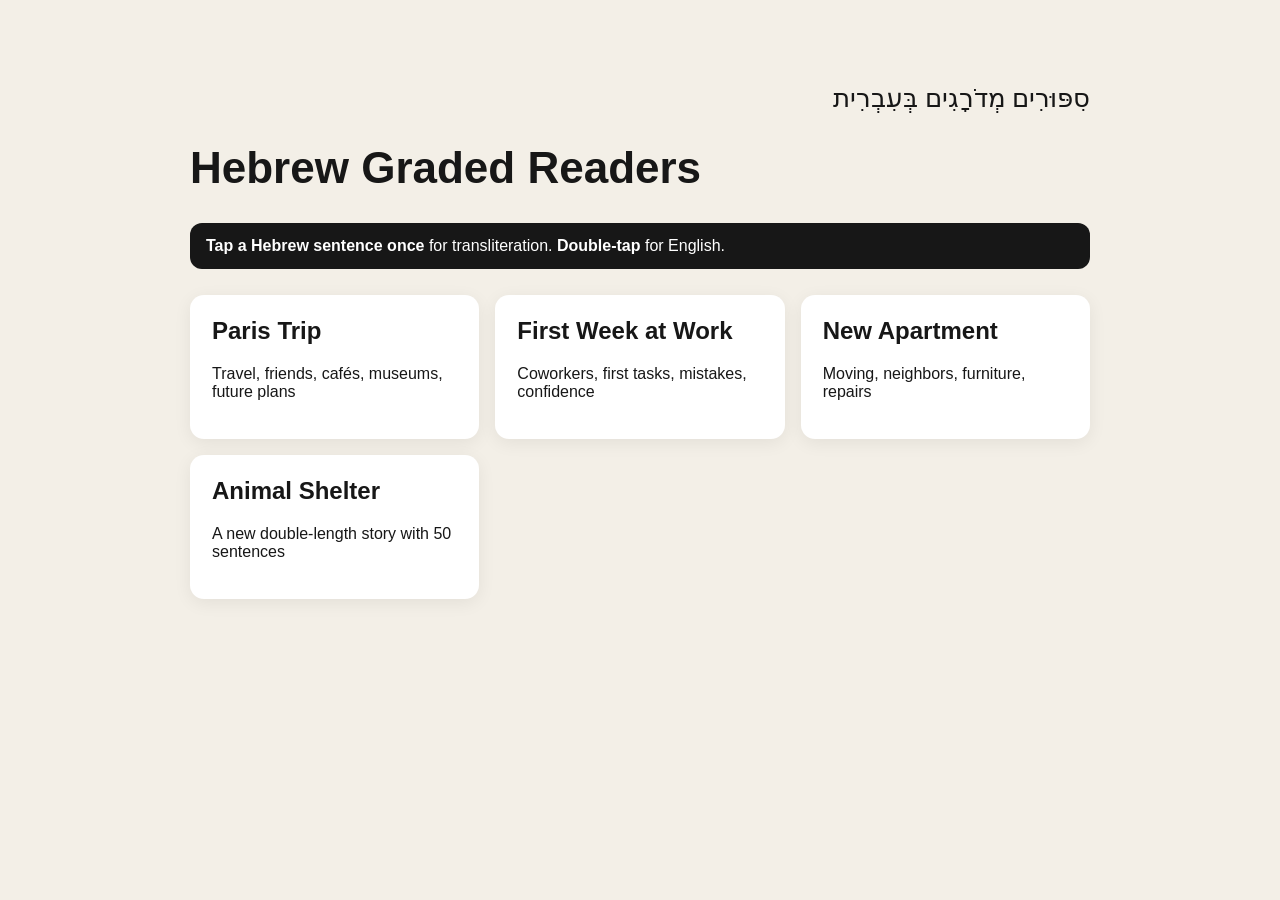
<file: docs/index.html>
<!doctype html><meta charset="utf-8"><meta name="viewport" content="width=device-width"><title>Hebrew Readers</title><meta http-equiv="refresh" content="0; url=readers/"><p><a href="readers/">Open Hebrew Graded Readers</a></p>
</file>
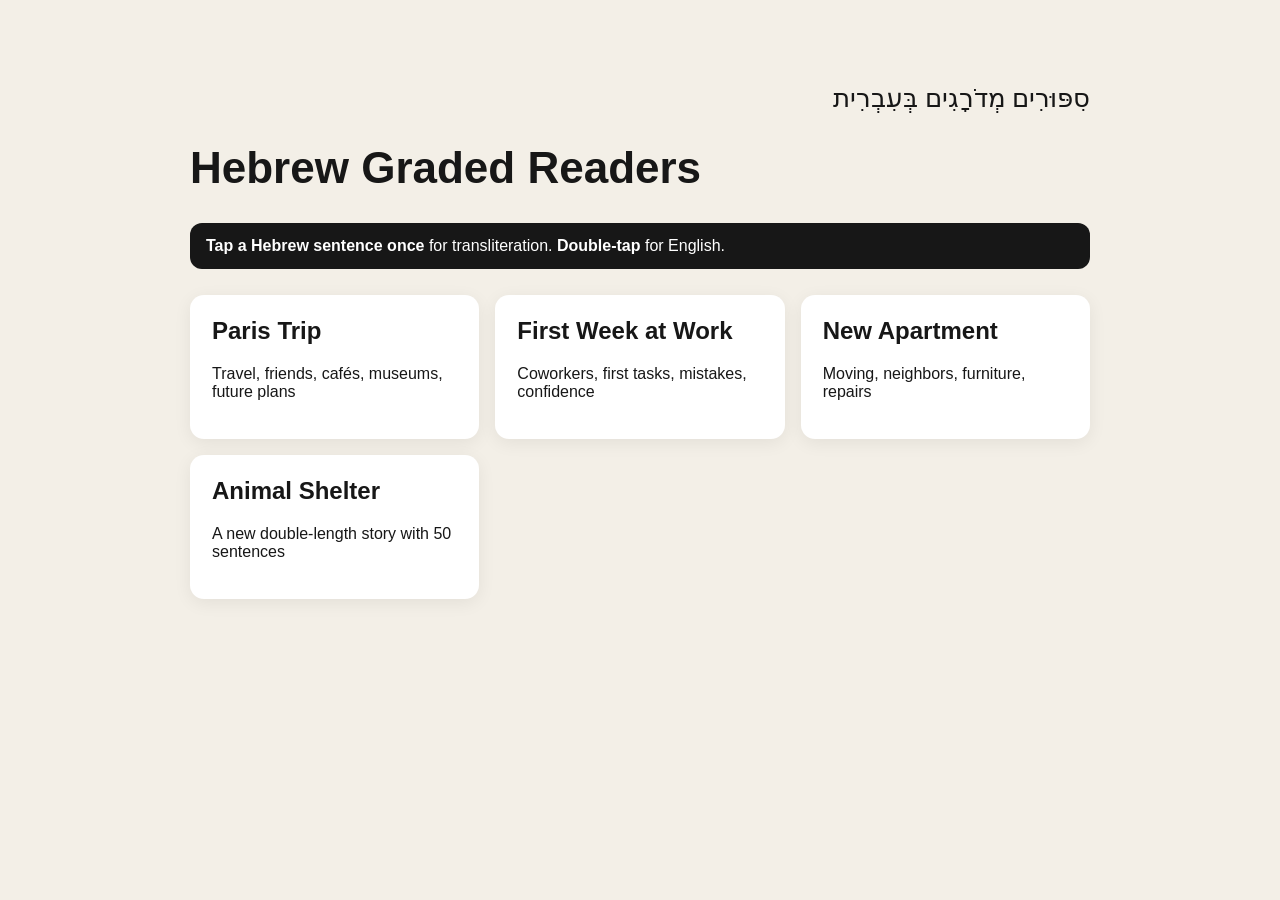
<file: docs/readers/index.html>
<!doctype html><html><head><meta charset="utf-8"><meta name="viewport" content="width=device-width"><title>Hebrew Graded Readers</title><style>body{margin:0;background:#f3efe7;color:#171717;font-family:Arial,sans-serif}.wrap{max-width:900px;margin:auto;padding:48px 20px}h1{font-size:44px}.hint{background:#171717;color:#fff;padding:14px 16px;border-radius:12px}.grid{display:grid;grid-template-columns:repeat(auto-fit,minmax(230px,1fr));gap:16px;margin-top:26px}.card{background:#fff;padding:22px;border-radius:14px;text-decoration:none;color:inherit;box-shadow:0 4px 18px #0001}.card h2{margin-top:0}.card:hover{transform:translateY(-2px)}.he{direction:rtl;font:26px 'Times New Roman';margin-top:35px}</style></head><body><main class="wrap"><div class="he">סִפּוּרִים מְדֹרָגִים בְּעִבְרִית</div><h1>Hebrew Graded Readers</h1><p class="hint"><strong>Tap a Hebrew sentence once</strong> for transliteration. <strong>Double-tap</strong> for English.</p><div class="grid"><a class="card" href="paris.html"><h2>Paris Trip</h2><p>Travel, friends, cafés, museums, future plans</p></a><a class="card" href="new-job.html"><h2>First Week at Work</h2><p>Coworkers, first tasks, mistakes, confidence</p></a><a class="card" href="new-apartment.html"><h2>New Apartment</h2><p>Moving, neighbors, furniture, repairs</p></a><a class="card" href="animal-shelter.html"><h2>Animal Shelter</h2><p>A new double-length story with 50 sentences</p></a></div></main></body></html>
</file>
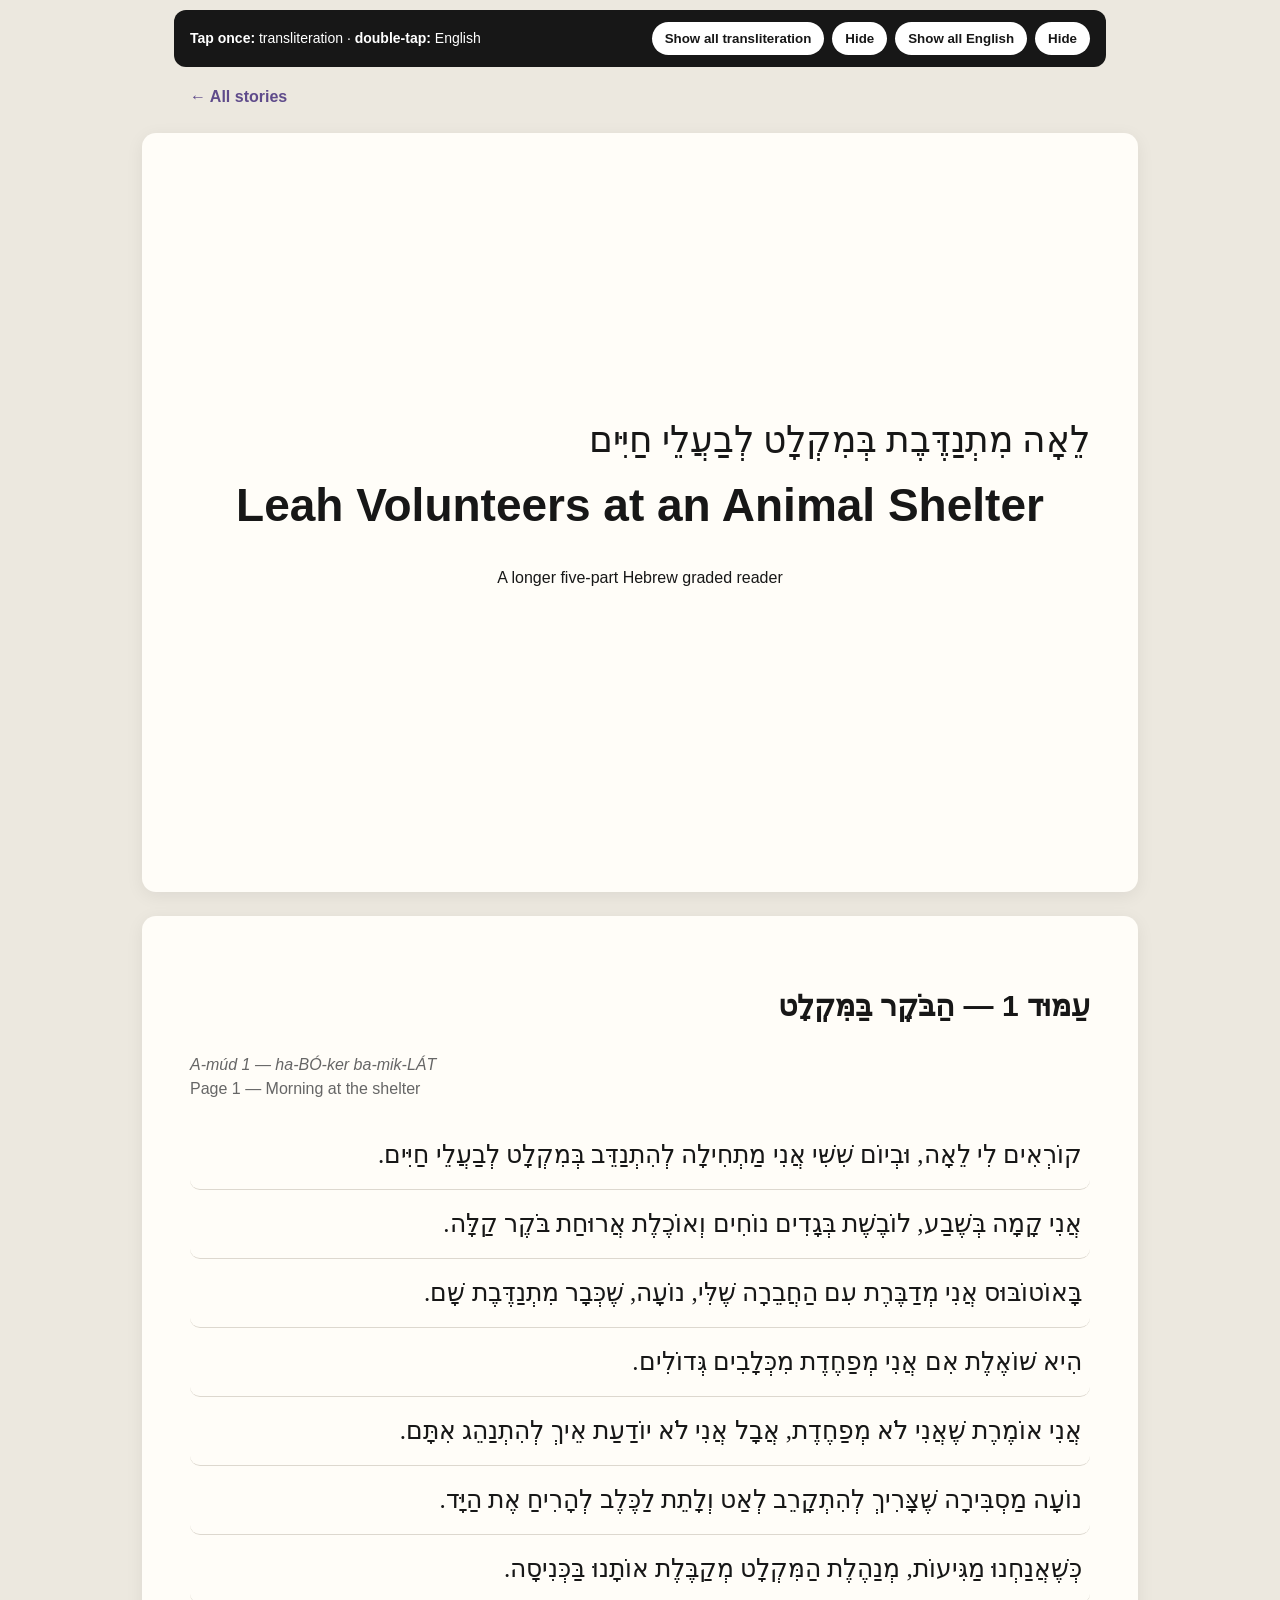
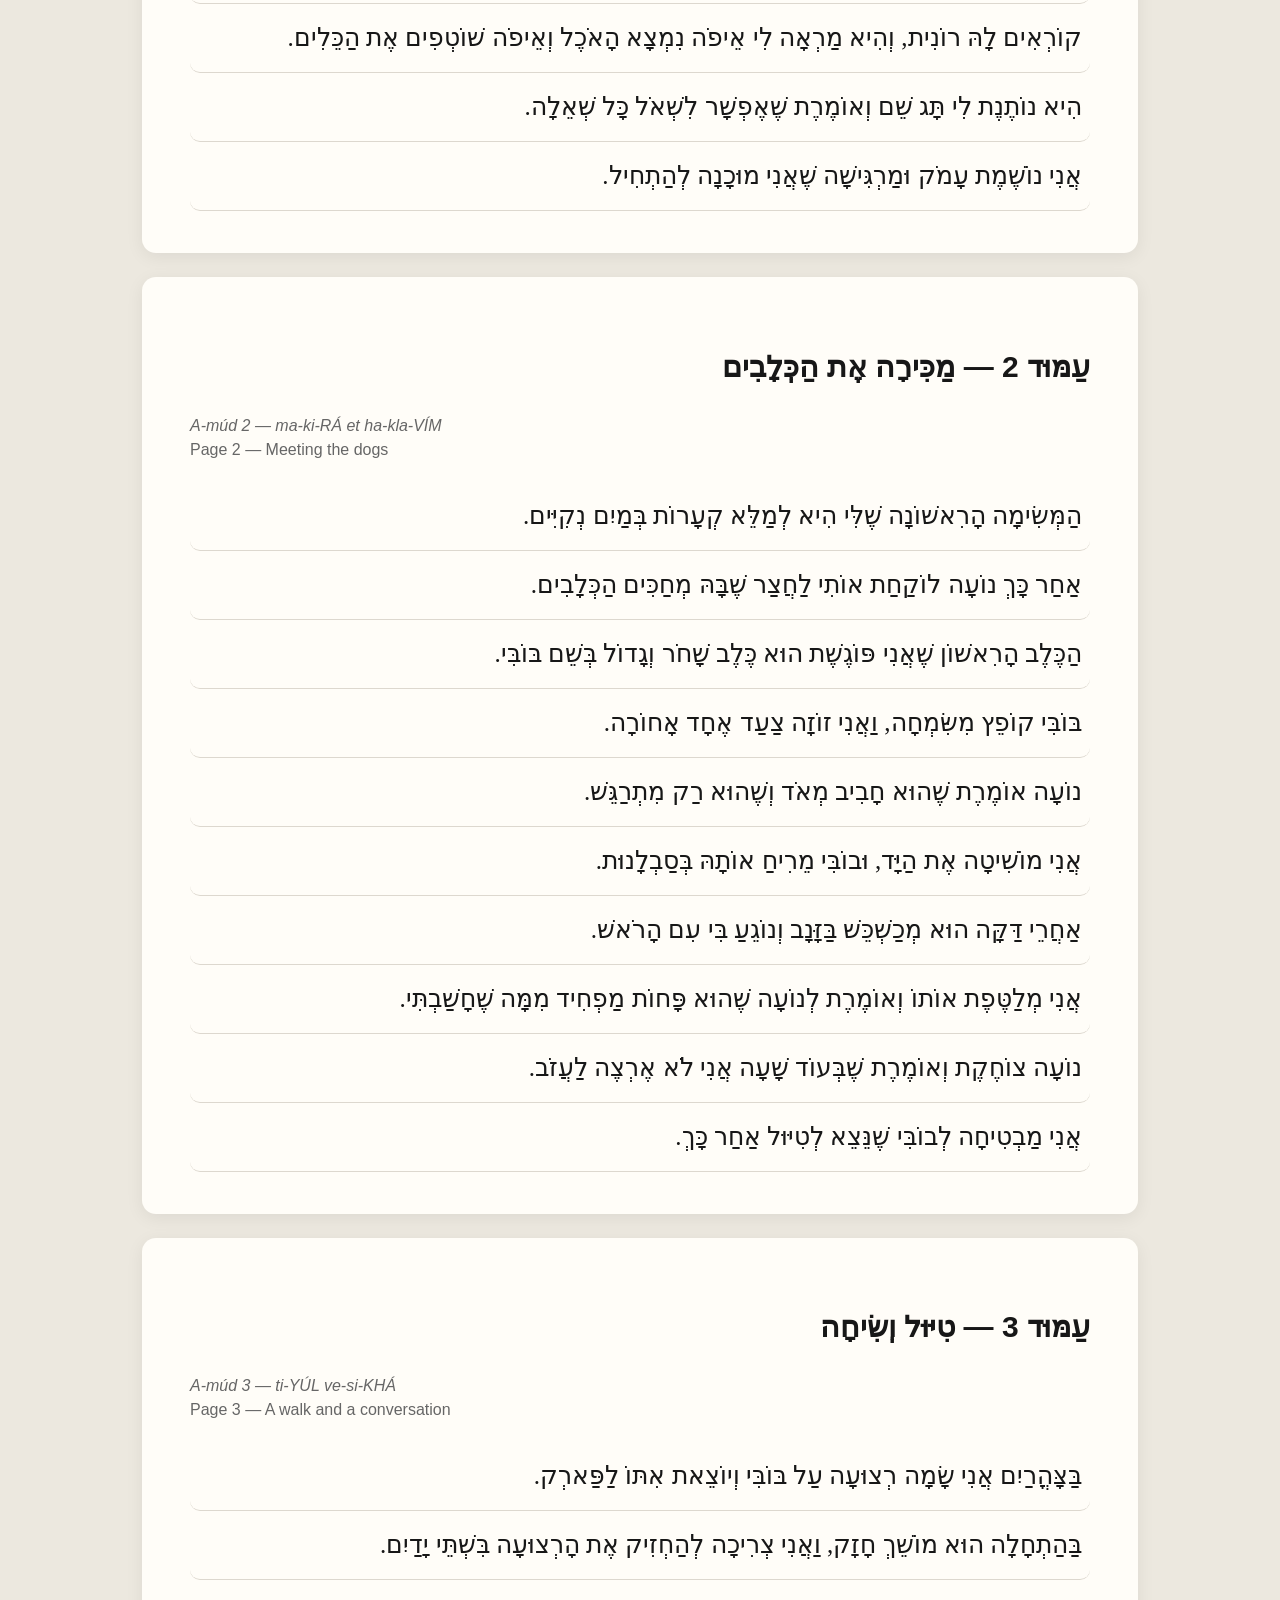
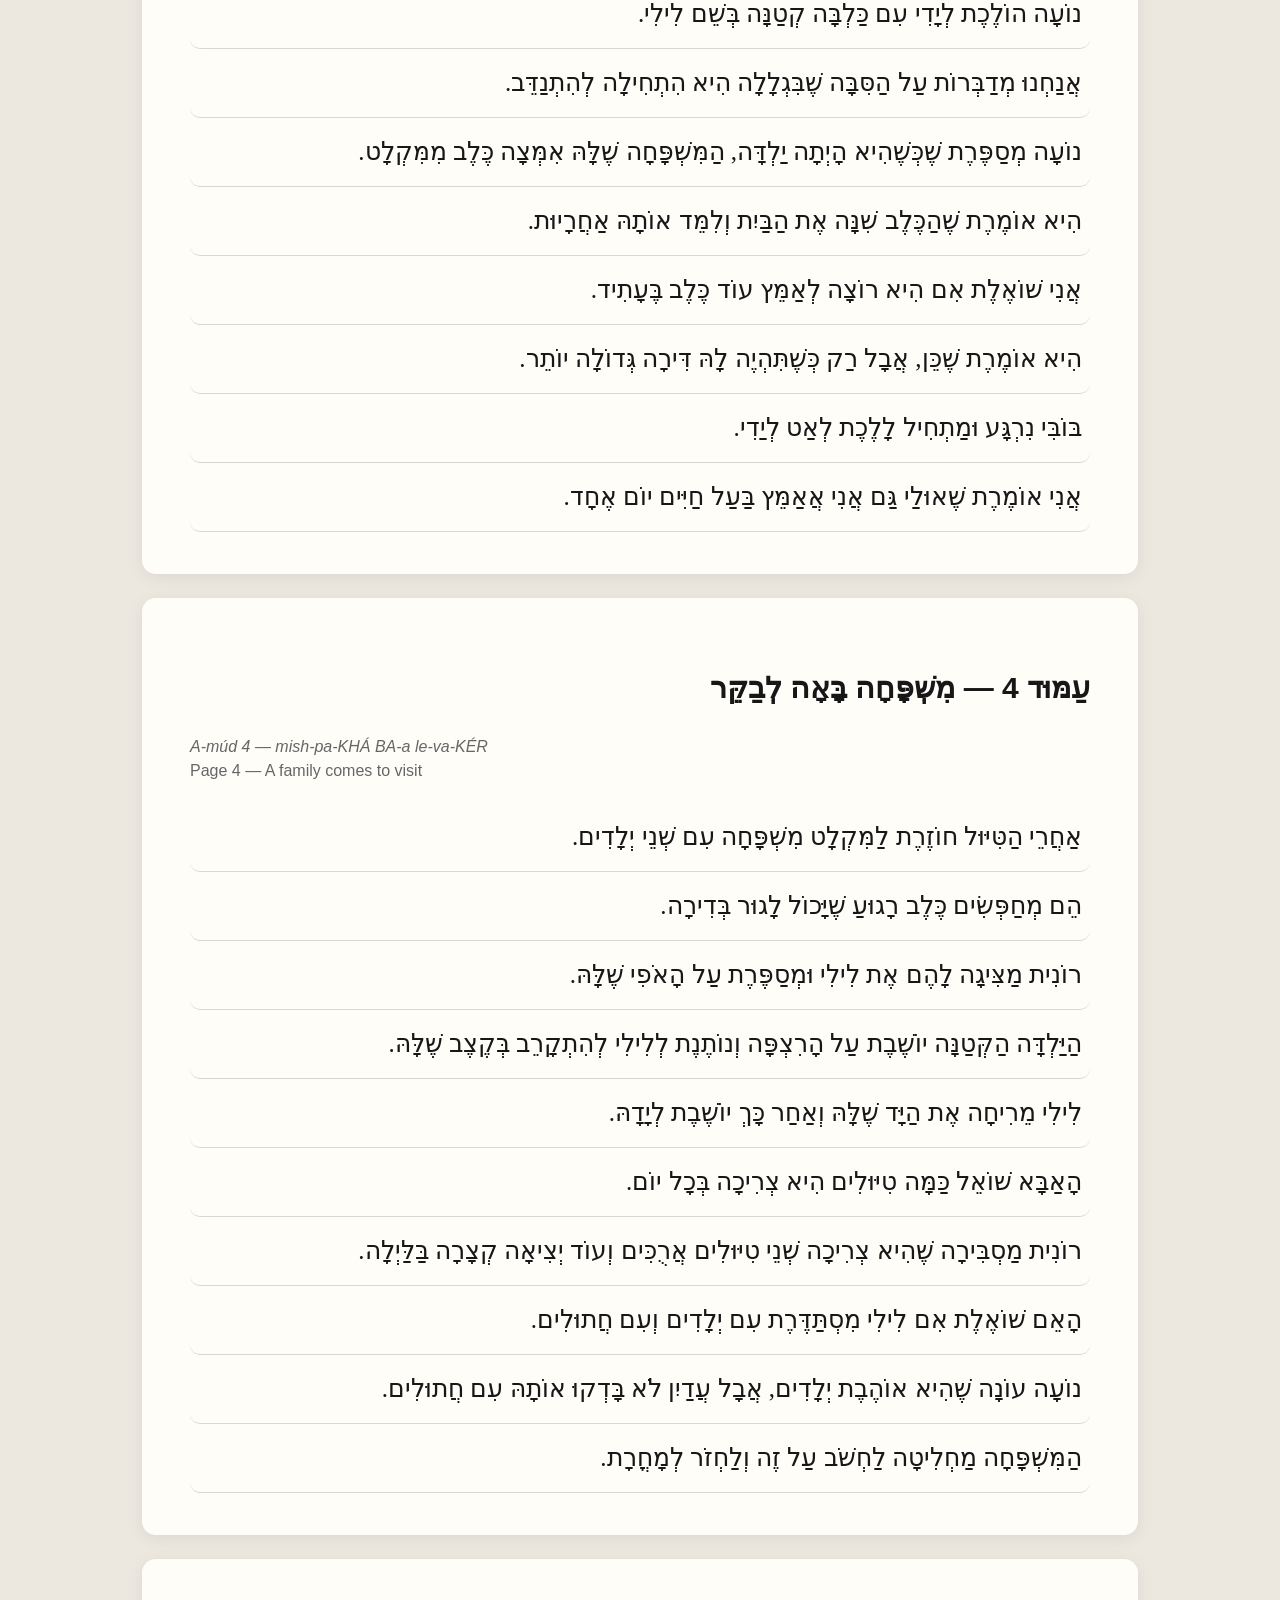
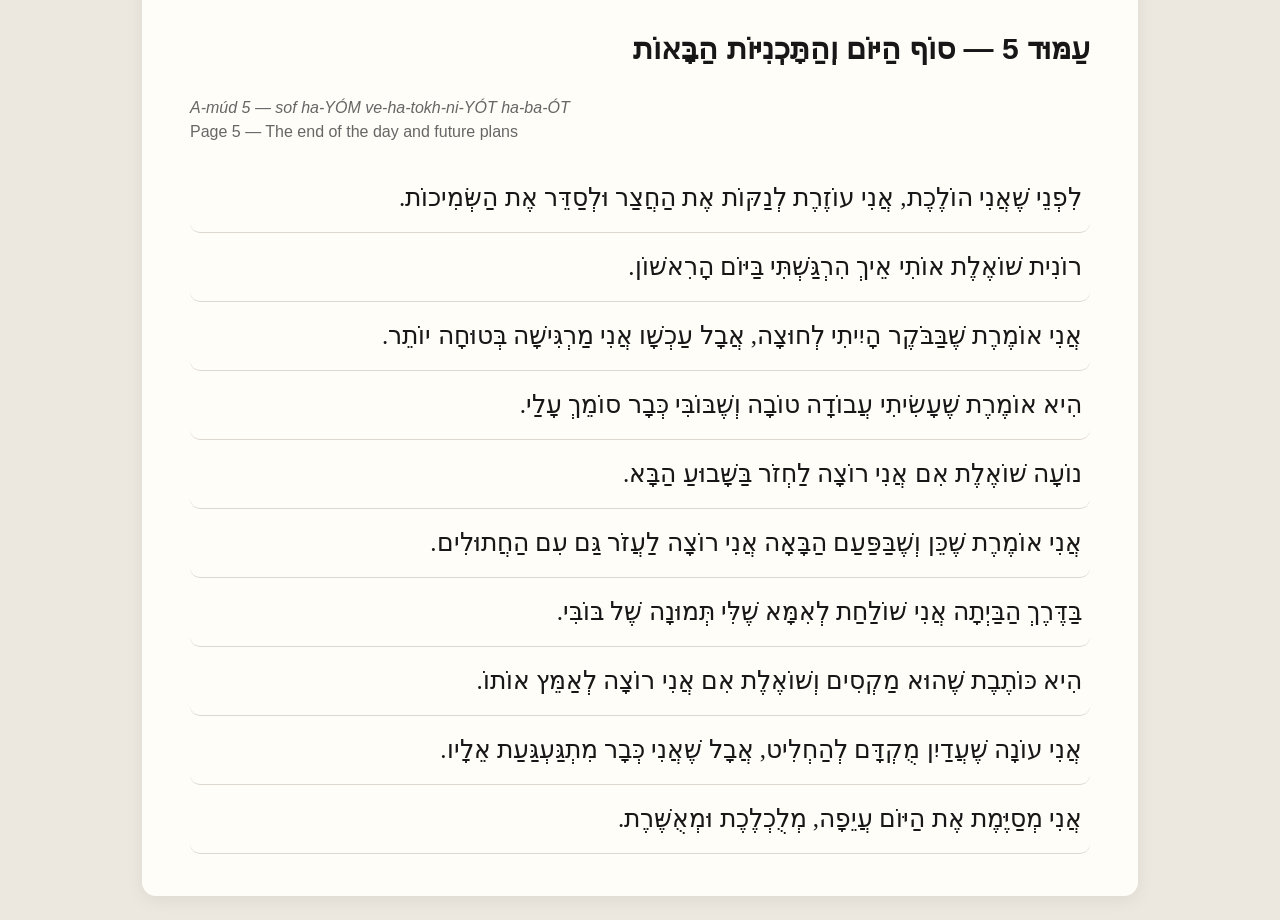
<file: docs/readers/animal-shelter.html>
<!doctype html><html><head><meta charset="utf-8"><meta name="viewport" content="width=device-width"><title>Leah Volunteers at an Animal Shelter</title><style>body{margin:0;background:#ece8df;color:#171717;font-family:Arial,sans-serif;line-height:1.5}.reader-help{position:sticky;top:0;z-index:20;background:#171717;color:#fff;padding:12px 16px;border-radius:12px;margin:10px auto 18px;max-width:900px;display:flex;gap:10px;align-items:center;justify-content:space-between;flex-wrap:wrap;font-size:14px}.reader-help .actions{display:flex;gap:8px;flex-wrap:wrap}.reader-help button{border:0;border-radius:999px;padding:9px 13px;background:#fff;color:#171717;font-weight:700}.reader-index-link{display:block;max-width:900px;margin:0 auto 18px;color:#5f4b8b;font-weight:700;text-decoration:none}.cover,.page{width:min(900px,calc(100% - 24px));margin:24px auto;background:#fffdf8;padding:42px 48px;box-shadow:0 4px 18px #0001;border-radius:14px}.cover{min-height:75vh;display:flex;flex-direction:column;justify-content:center;text-align:center}.cover .he{font:36px 'Times New Roman';direction:rtl}.cover h1{font-size:46px;margin:10px}h2{direction:rtl;text-align:right;font-size:30px}.sub{color:#666;margin-bottom:20px}.s{padding:14px 8px;border-bottom:1px solid #ddd8cf;cursor:pointer;touch-action:manipulation;border-radius:10px}.s:hover{background:#00000008}.he{direction:rtl;text-align:right;font:25px/1.6 'Times New Roman'}.tr,.en{display:none}.s.show-tr .tr{display:block}.s.show-en .en{display:block}.tr{font-style:italic;margin-top:5px}.en{color:#444;margin-top:4px}@media(max-width:650px){.cover,.page{padding:26px 20px}.cover h1{font-size:34px}.reader-help{border-radius:0;margin-top:0}}</style></head><body><div class="reader-help"><div><strong>Tap once:</strong> transliteration · <strong>double-tap:</strong> English</div><div class="actions"><button id="showTr">Show all transliteration</button><button id="hideTr">Hide</button><button id="showEn">Show all English</button><button id="hideEn">Hide</button></div></div><a class="reader-index-link" href="index.html">← All stories</a><section class="cover"><div class="he">לֵאָה מִתְנַדֶּבֶת בְּמִקְלָט לְבַעֲלֵי חַיִּים</div><h1>Leah Volunteers at an Animal Shelter</h1><p>A longer five-part Hebrew graded reader</p></section><section class="page"><h2>עַמּוּד 1 — הַבֹּקֶר בַּמִּקְלָט</h2><div class="sub"><em>A-múd 1 — ha-BÓ-ker ba-mik-LÁT</em><br>Page 1 — Morning at the shelter</div><div class="s"><div class="he">קוֹרְאִים לִי לֵאָה, וּבְיוֹם שִׁשִּׁי אֲנִי מַתְחִילָה לְהִתְנַדֵּב בְּמִקְלָט לְבַעֲלֵי חַיִּים.</div><div class="tr">kor-ÍM li le-Á, u-ve-YÓM shi-SHÍ a-NÍ mat-khi-LÁ le-hit-na-DÉV be-mik-LÁT le-va-a-LÉI kha-YÍM.</div><div class="en">My name is Leah, and on Friday I begin volunteering at an animal shelter.</div></div><div class="s"><div class="he">אֲנִי קָמָה בְּשֶׁבַע, לוֹבֶשֶׁת בְּגָדִים נוֹחִים וְאוֹכֶלֶת אֲרוּחַת בֹּקֶר קַלָּה.</div><div class="tr">a-NÍ KÁ-ma be-SHÉ-va, lo-VÉ-shet be-ga-DÍM no-KHÍM ve-o-KHÉ-let a-ru-KHÁT BÓ-ker ka-LÁ.</div><div class="en">I get up at seven, put on comfortable clothes, and eat a light breakfast.</div></div><div class="s"><div class="he">בָּאוֹטוֹבּוּס אֲנִי מְדַבֶּרֶת עִם הַחֲבֵרָה שֶׁלִּי, נוֹעָה, שֶׁכְּבָר מִתְנַדֶּבֶת שָׁם.</div><div class="tr">ba-o-to-BÚS a-NÍ me-da-BÉ-ret im ha-kha-ve-RÁ she-LÍ, No-Á, she-kvar mit-na-DÉ-vet sham.</div><div class="en">On the bus, I talk with my friend Noa, who already volunteers there.</div></div><div class="s"><div class="he">הִיא שׁוֹאֶלֶת אִם אֲנִי מְפַחֶדֶת מִכְּלָבִים גְּדוֹלִים.</div><div class="tr">hi sho-É-let im a-NÍ me-fa-KHÉ-det mi-kla-VÍM gdo-LÍM.</div><div class="en">She asks whether I am afraid of large dogs.</div></div><div class="s"><div class="he">אֲנִי אוֹמֶרֶת שֶׁאֲנִי לֹא מְפַחֶדֶת, אֲבָל אֲנִי לֹא יוֹדַעַת אֵיךְ לְהִתְנַהֵג אִתָּם.</div><div class="tr">a-NÍ o-MÉ-ret she-a-NÍ lo me-fa-KHÉ-det, a-VÁL a-NÍ lo yo-DÁ-at ekh le-hit-na-HÉG i-TÁM.</div><div class="en">I say that I am not afraid, but I do not know how to behave with them.</div></div><div class="s"><div class="he">נוֹעָה מַסְבִּירָה שֶׁצָּרִיךְ לְהִתְקָרֵב לְאַט וְלָתֵת לַכֶּלֶב לְהָרִיחַ אֶת הַיָּד.</div><div class="tr">No-Á mas-BÍ-ra she-tsa-RÍKH le-hit-ka-RÉV le-AT ve-la-TÉT la-KÉ-lev le-ha-RÍ-akh et ha-YÁD.</div><div class="en">Noa explains that one should approach slowly and let the dog smell the hand.</div></div><div class="s"><div class="he">כְּשֶׁאֲנַחְנוּ מַגִּיעוֹת, מְנַהֶלֶת הַמִּקְלָט מְקַבֶּלֶת אוֹתָנוּ בַּכְּנִיסָה.</div><div class="tr">kshe-a-NÁKH-nu ma-gi-ÓT, me-na-HÉ-let ha-mik-LÁT me-ka-BÉ-let o-TÁ-nu ba-kni-SÁ.</div><div class="en">When we arrive, the shelter manager greets us at the entrance.</div></div><div class="s"><div class="he">קוֹרְאִים לָהּ רוֹנִית, וְהִיא מַרְאָה לִי אֵיפֹה נִמְצָא הָאֹכֶל וְאֵיפֹה שׁוֹטְפִים אֶת הַכֵּלִים.</div><div class="tr">kor-ÍM la ro-NÍT, ve-hi mar-Á li ÉI-fo nim-TSÁ ha-Ó-khel ve-ÉI-fo shot-FÍM et ha-ke-LÍM.</div><div class="en">Her name is Ronit, and she shows me where the food is and where the bowls are washed.</div></div><div class="s"><div class="he">הִיא נוֹתֶנֶת לִי תָּג שֵׁם וְאוֹמֶרֶת שֶׁאֶפְשָׁר לִשְׁאֹל כָּל שְׁאֵלָה.</div><div class="tr">hi no-TÉ-net li tag shem ve-o-MÉ-ret she-ef-SHÁR lish-ÓL kol she-e-LÁ.</div><div class="en">She gives me a name tag and says that I can ask any question.</div></div><div class="s"><div class="he">אֲנִי נוֹשֶׁמֶת עָמֹק וּמַרְגִּישָׁה שֶׁאֲנִי מוּכָנָה לְהַתְחִיל.</div><div class="tr">a-NÍ no-SHÉ-met a-MÓK u-mar-gi-SHÁ she-a-NÍ mu-kha-NÁ le-hat-KHÍL.</div><div class="en">I breathe deeply and feel ready to begin.</div></div></section><section class="page"><h2>עַמּוּד 2 — מַכִּירָה אֶת הַכְּלָבִים</h2><div class="sub"><em>A-múd 2 — ma-ki-RÁ et ha-kla-VÍM</em><br>Page 2 — Meeting the dogs</div><div class="s"><div class="he">הַמְּשִׂימָה הָרִאשׁוֹנָה שֶׁלִּי הִיא לְמַלֵּא קְעָרוֹת בְּמַיִם נְקִיִּים.</div><div class="tr">ha-me-si-MÁ ha-ri-sho-NÁ she-LÍ hi le-ma-LÉ ke-a-RÓT be-MÁ-yim ne-ki-YÍM.</div><div class="en">My first task is to fill bowls with clean water.</div></div><div class="s"><div class="he">אַחַר כָּךְ נוֹעָה לוֹקַחַת אוֹתִי לַחֲצַר שֶׁבָּהּ מְחַכִּים הַכְּלָבִים.</div><div class="tr">a-KHÁR kakh No-Á lo-KÁ-khat o-TÍ la-kha-TSÉR she-ba me-kha-KÍM ha-kla-VÍM.</div><div class="en">After that, Noa takes me to the yard where the dogs are waiting.</div></div><div class="s"><div class="he">הַכֶּלֶב הָרִאשׁוֹן שֶׁאֲנִי פּוֹגֶשֶׁת הוּא כֶּלֶב שָׁחֹר וְגָדוֹל בְּשֵׁם בּוֹבִּי.</div><div class="tr">ha-KÉ-lev ha-ri-SHÓN she-a-NÍ po-GÉ-shet hu KÉ-lev sha-KHÓR ve-ga-DÓL be-SHEM BÓ-bi.</div><div class="en">The first dog I meet is a large black dog named Bobby.</div></div><div class="s"><div class="he">בּוֹבִּי קוֹפֵץ מִשִּׂמְחָה, וַאֲנִי זוֹזָה צַעַד אֶחָד אָחוֹרָה.</div><div class="tr">BÓ-bi ko-FÉTS mi-sim-KHÁ, va-a-NÍ za-ZÁ tsa-ÁD e-KHÁD a-KHÓ-ra.</div><div class="en">Bobby jumps with joy, and I move one step backward.</div></div><div class="s"><div class="he">נוֹעָה אוֹמֶרֶת שֶׁהוּא חָבִיב מְאֹד וְשֶׁהוּא רַק מִתְרַגֵּשׁ.</div><div class="tr">No-Á o-MÉ-ret she-hu kha-VÍV me-ÓD ve-she-hu rak mit-ra-GÉSH.</div><div class="en">Noa says that he is very friendly and is only excited.</div></div><div class="s"><div class="he">אֲנִי מוֹשִׁיטָה אֶת הַיָּד, וּבוֹבִּי מֵרִיחַ אוֹתָהּ בְּסַבְלָנוּת.</div><div class="tr">a-NÍ mo-SHÍ-ta et ha-YÁD, u-BÓ-bi me-RÍ-akh o-TÁ be-sav-la-NÚT.</div><div class="en">I hold out my hand, and Bobby smells it patiently.</div></div><div class="s"><div class="he">אַחֲרֵי דַּקָּה הוּא מְכַשְׁכֵּשׁ בַּזָּנָב וְנוֹגֵעַ בִּי עִם הָרֹאשׁ.</div><div class="tr">a-kha-RÉI da-KÁ hu me-khash-KHÉSH ba-za-NÁV ve-no-GÉ-a bi im ha-ROSH.</div><div class="en">After a minute, he wags his tail and touches me with his head.</div></div><div class="s"><div class="he">אֲנִי מְלַטֶּפֶת אוֹתוֹ וְאוֹמֶרֶת לְנוֹעָה שֶׁהוּא פָּחוֹת מַפְחִיד מִמָּה שֶׁחָשַׁבְתִּי.</div><div class="tr">a-NÍ me-la-TÉ-fet o-TÓ ve-o-MÉ-ret le-No-Á she-hu pa-KHÓT maf-KHÍD mi-ma she-kha-SHÁV-ti.</div><div class="en">I pet him and tell Noa that he is less frightening than I thought.</div></div><div class="s"><div class="he">נוֹעָה צוֹחֶקֶת וְאוֹמֶרֶת שֶׁבְּעוֹד שָׁעָה אֲנִי לֹא אֶרְצֶה לַעֲזֹב.</div><div class="tr">No-Á tso-KHÉ-ket ve-o-MÉ-ret she-be-ÓD sha-Á a-NÍ lo er-TSÉ la-a-ZÓV.</div><div class="en">Noa laughs and says that in an hour I will not want to leave.</div></div><div class="s"><div class="he">אֲנִי מַבְטִיחָה לְבוֹבִּי שֶׁנֵּצֵא לְטִיּוּל אַחַר כָּךְ.</div><div class="tr">a-NÍ mav-ti-KHÁ le-BÓ-bi she-ne-TSÉ le-ti-YÚL a-KHÁR kakh.</div><div class="en">I promise Bobby that we will go for a walk later.</div></div></section><section class="page"><h2>עַמּוּד 3 — טִיּוּל וְשִׂיחָה</h2><div class="sub"><em>A-múd 3 — ti-YÚL ve-si-KHÁ</em><br>Page 3 — A walk and a conversation</div><div class="s"><div class="he">בַּצָּהֳרַיִם אֲנִי שָׂמָה רְצוּעָה עַל בּוֹבִּי וְיוֹצֵאת אִתּוֹ לַפַּארְק.</div><div class="tr">ba-tsa-ho-RÁ-yim a-NÍ sa-MÁ re-tsu-Á al BÓ-bi ve-yo-TSÉT i-TÓ la-PARK.</div><div class="en">At noon, I put a leash on Bobby and go with him to the park.</div></div><div class="s"><div class="he">בַּהַתְחָלָה הוּא מוֹשֵׁךְ חָזָק, וַאֲנִי צְרִיכָה לְהַחְזִיק אֶת הָרְצוּעָה בִּשְׁתֵּי יָדַיִם.</div><div class="tr">ba-hat-kha-LÁ hu mo-SHÉKH kha-ZÁK, va-a-NÍ tsri-KHÁ le-hakh-ZÍK et ha-re-tsu-Á bi-shte ya-DÁ-yim.</div><div class="en">At first, he pulls hard, and I need to hold the leash with both hands.</div></div><div class="s"><div class="he">נוֹעָה הוֹלֶכֶת לְיָדִי עִם כַּלְבָּה קְטַנָּה בְּשֵׁם לִילִי.</div><div class="tr">No-Á ho-LÉ-khet le-ya-DÍ im kal-BÁ kta-NÁ be-SHEM LÍ-li.</div><div class="en">Noa walks beside me with a small female dog named Lily.</div></div><div class="s"><div class="he">אֲנַחְנוּ מְדַבְּרוֹת עַל הַסִּבָּה שֶׁבִּגְלָלָה הִיא הִתְחִילָה לְהִתְנַדֵּב.</div><div class="tr">a-NÁKH-nu me-dab-RÓT al ha-si-BÁ she-big-la-LÁ hi hit-khi-LÁ le-hit-na-DÉV.</div><div class="en">We talk about the reason she began volunteering.</div></div><div class="s"><div class="he">נוֹעָה מְסַפֶּרֶת שֶׁכְּשֶׁהִיא הָיְתָה יַלְדָּה, הַמִּשְׁפָּחָה שֶׁלָּהּ אִמְּצָה כֶּלֶב מִמִּקְלָט.</div><div class="tr">No-Á me-sa-PÉ-ret she-kshe-hi ha-ye-TÁ yal-DÁ, ha-mish-pa-KHÁ she-LÁ im-TSÁ KÉ-lev mi-mik-LÁT.</div><div class="en">Noa says that when she was a child, her family adopted a dog from a shelter.</div></div><div class="s"><div class="he">הִיא אוֹמֶרֶת שֶׁהַכֶּלֶב שִׁנָּה אֶת הַבַּיִת וְלִמֵּד אוֹתָהּ אַחֲרָיוּת.</div><div class="tr">hi o-MÉ-ret she-ha-KÉ-lev shi-NÁ et ha-BÁ-yit ve-li-MÉD o-TÁ a-kha-ra-YÚT.</div><div class="en">She says that the dog changed the home and taught her responsibility.</div></div><div class="s"><div class="he">אֲנִי שׁוֹאֶלֶת אִם הִיא רוֹצָה לְאַמֵּץ עוֹד כֶּלֶב בֶּעָתִיד.</div><div class="tr">a-NÍ sho-É-let im hi ro-TSÁ le-a-MÉTS od KÉ-lev be-a-TÍD.</div><div class="en">I ask whether she wants to adopt another dog in the future.</div></div><div class="s"><div class="he">הִיא אוֹמֶרֶת שֶׁכֵּן, אֲבָל רַק כְּשֶׁתִּהְיֶה לָהּ דִּירָה גְּדוֹלָה יוֹתֵר.</div><div class="tr">hi o-MÉ-ret she-KEN, a-VÁL rak kshe-tih-YÉ la di-RÁ gdo-LÁ yo-TÉR.</div><div class="en">She says yes, but only when she has a larger apartment.</div></div><div class="s"><div class="he">בּוֹבִּי נִרְגָּע וּמַתְחִיל לָלֶכֶת לְאַט לְיַדִי.</div><div class="tr">BÓ-bi nir-GÁ u-mat-KHÍL la-LÉ-khet le-AT le-ya-DÍ.</div><div class="en">Bobby calms down and begins walking slowly beside me.</div></div><div class="s"><div class="he">אֲנִי אוֹמֶרֶת שֶׁאוּלַי גַּם אֲנִי אֲאַמֵּץ בַּעַל חַיִּים יוֹם אֶחָד.</div><div class="tr">a-NÍ o-MÉ-ret she-u-LÁI gam a-NÍ a-a-MÉTS BÁ-al kha-YÍM yom e-KHÁD.</div><div class="en">I say that perhaps I will also adopt an animal one day.</div></div></section><section class="page"><h2>עַמּוּד 4 — מִשְׁפָּחָה בָּאָה לְבַקֵּר</h2><div class="sub"><em>A-múd 4 — mish-pa-KHÁ BA-a le-va-KÉR</em><br>Page 4 — A family comes to visit</div><div class="s"><div class="he">אַחֲרֵי הַטִּיּוּל חוֹזֶרֶת לַמִּקְלָט מִשְׁפָּחָה עִם שְׁנֵי יְלָדִים.</div><div class="tr">a-kha-RÉI ha-ti-YÚL kho-ZÉ-ret la-mik-LÁT mish-pa-KHÁ im shne ye-la-DÍM.</div><div class="en">After the walk, a family with two children comes to the shelter.</div></div><div class="s"><div class="he">הֵם מְחַפְּשִׂים כֶּלֶב רָגוּעַ שֶׁיָּכוֹל לָגוּר בְּדִירָה.</div><div class="tr">hem me-khap-SÍM KÉ-lev ra-GÚ-a she-ya-KHÓL la-GÚR be-di-RÁ.</div><div class="en">They are looking for a calm dog that can live in an apartment.</div></div><div class="s"><div class="he">רוֹנִית מַצִּיגָה לָהֶם אֶת לִילִי וּמְסַפֶּרֶת עַל הָאֹפִי שֶׁלָּהּ.</div><div class="tr">ro-NÍT ma-TSÍ-ga la-HÉM et LÍ-li u-me-sa-PÉ-ret al ha-Ó-fi she-LÁ.</div><div class="en">Ronit introduces Lily to them and describes her personality.</div></div><div class="s"><div class="he">הַיַּלְדָּה הַקְּטַנָּה יוֹשֶׁבֶת עַל הָרִצְפָּה וְנוֹתֶנֶת לְלִילִי לְהִתְקָרֵב בְּקֶצֶב שֶׁלָּהּ.</div><div class="tr">ha-yal-DÁ ha-kta-NÁ yo-SHÉ-vet al ha-rits-PÁ ve-no-TÉ-net le-LÍ-li le-hit-ka-RÉV be-KÉ-tsev she-LÁ.</div><div class="en">The little girl sits on the floor and lets Lily approach at her own pace.</div></div><div class="s"><div class="he">לִילִי מֵרִיחָה אֶת הַיָּד שֶׁלָּהּ וְאַחַר כָּךְ יוֹשֶׁבֶת לְיָדָהּ.</div><div class="tr">LÍ-li me-ri-KHÁ et ha-YÁD she-LÁ ve-a-KHÁR kakh yo-SHÉ-vet le-ya-DÁ.</div><div class="en">Lily smells her hand and then sits beside her.</div></div><div class="s"><div class="he">הָאַבָּא שׁוֹאֵל כַּמָּה טִיּוּלִים הִיא צְרִיכָה בְּכָל יוֹם.</div><div class="tr">ha-a-BÁ sho-ÉL ka-MÁ ti-yu-LÍM hi tsri-KHÁ be-KHOL yom.</div><div class="en">The father asks how many walks she needs each day.</div></div><div class="s"><div class="he">רוֹנִית מַסְבִּירָה שֶׁהִיא צְרִיכָה שְׁנֵי טִיּוּלִים אֲרֻכִּים וְעוֹד יְצִיאָה קְצָרָה בַּלַּיְלָה.</div><div class="tr">ro-NÍT mas-BÍ-ra she-hi tsri-KHÁ shne ti-yu-LÍM a-ru-KÍM ve-od ye-tsi-Á ktsa-RÁ ba-LÁI-la.</div><div class="en">Ronit explains that she needs two long walks and another short outing at night.</div></div><div class="s"><div class="he">הָאֵם שׁוֹאֶלֶת אִם לִילִי מִסְתַּדֶּרֶת עִם יְלָדִים וְעִם חֲתוּלִים.</div><div class="tr">ha-EM sho-É-let im LÍ-li mis-ta-DÉ-ret im ye-la-DÍM ve-im kha-tu-LÍM.</div><div class="en">The mother asks whether Lily gets along with children and cats.</div></div><div class="s"><div class="he">נוֹעָה עוֹנָה שֶׁהִיא אוֹהֶבֶת יְלָדִים, אֲבָל עֲדַיִן לֹא בָּדְקוּ אוֹתָהּ עִם חֲתוּלִים.</div><div class="tr">No-Á o-NÁ she-hi o-HÉ-vet ye-la-DÍM, a-VÁL a-da-YIN lo bad-KÚ o-TÁ im kha-tu-LÍM.</div><div class="en">Noa answers that she likes children, but they have not yet tested her with cats.</div></div><div class="s"><div class="he">הַמִּשְׁפָּחָה מַחְלִיטָה לַחְשֹׁב עַל זֶה וְלַחְזֹר לְמָחֳרָת.</div><div class="tr">ha-mish-pa-KHÁ makh-li-TÁ lakh-SHÓV al ZE ve-lakh-ZÓR le-mo-kho-RÁT.</div><div class="en">The family decides to think about it and return the next day.</div></div></section><section class="page"><h2>עַמּוּד 5 — סוֹף הַיּוֹם וְהַתָּכְנִיּוֹת הַבָּאוֹת</h2><div class="sub"><em>A-múd 5 — sof ha-YÓM ve-ha-tokh-ni-YÓT ha-ba-ÓT</em><br>Page 5 — The end of the day and future plans</div><div class="s"><div class="he">לִפְנֵי שֶׁאֲנִי הוֹלֶכֶת, אֲנִי עוֹזֶרֶת לְנַקּוֹת אֶת הַחֲצַר וּלְסַדֵּר אֶת הַשְּׂמִיכוֹת.</div><div class="tr">lif-NÉI she-a-NÍ ho-LÉ-khet, a-NÍ o-ZÉ-ret le-na-KÓT et ha-kha-TSÉR u-le-sa-DÉR et ha-smi-KHÓT.</div><div class="en">Before I leave, I help clean the yard and arrange the blankets.</div></div><div class="s"><div class="he">רוֹנִית שׁוֹאֶלֶת אוֹתִי אֵיךְ הִרְגַּשְׁתִּי בַּיּוֹם הָרִאשׁוֹן.</div><div class="tr">ro-NÍT sho-É-let o-TÍ ekh hir-GÁSH-ti ba-YÓM ha-ri-SHÓN.</div><div class="en">Ronit asks me how I felt on the first day.</div></div><div class="s"><div class="he">אֲנִי אוֹמֶרֶת שֶׁבַּבֹּקֶר הָיִיתִי לְחוּצָה, אֲבָל עַכְשָׁו אֲנִי מַרְגִּישָׁה בְּטוּחָה יוֹתֵר.</div><div class="tr">a-NÍ o-MÉ-ret she-ba-BÓ-ker ha-YÍ-ti le-KHU-tsÁ, a-VÁL akh-SHÁV a-NÍ mar-gi-SHÁ be-tu-KHÁ yo-TÉR.</div><div class="en">I say that in the morning I was stressed, but now I feel more confident.</div></div><div class="s"><div class="he">הִיא אוֹמֶרֶת שֶׁעָשִׂיתִי עֲבוֹדָה טוֹבָה וְשֶׁבּוֹבִּי כְּבָר סוֹמֵךְ עָלַי.</div><div class="tr">hi o-MÉ-ret she-a-SÍ-ti a-vo-DÁ to-VÁ ve-she-BÓ-bi kvar so-MÉKH a-LÁI.</div><div class="en">She says that I did a good job and that Bobby already trusts me.</div></div><div class="s"><div class="he">נוֹעָה שׁוֹאֶלֶת אִם אֲנִי רוֹצָה לַחְזֹר בַּשָּׁבוּעַ הַבָּא.</div><div class="tr">No-Á sho-É-let im a-NÍ ro-TSÁ lakh-ZÓR ba-sha-VÚ-a ha-BÁ.</div><div class="en">Noa asks whether I want to return next week.</div></div><div class="s"><div class="he">אֲנִי אוֹמֶרֶת שֶׁכֵּן וְשֶׁבַּפַּעַם הַבָּאָה אֲנִי רוֹצָה לַעֲזֹר גַּם עִם הַחֲתוּלִים.</div><div class="tr">a-NÍ o-MÉ-ret she-KEN ve-she-ba-PÁ-am ha-ba-Á a-NÍ ro-TSÁ la-a-ZÓR gam im ha-kha-tu-LÍM.</div><div class="en">I say yes and that next time I also want to help with the cats.</div></div><div class="s"><div class="he">בַּדֶּרֶךְ הַבַּיְתָה אֲנִי שׁוֹלַחַת לְאִמָּא שֶׁלִּי תְּמוּנָה שֶׁל בּוֹבִּי.</div><div class="tr">ba-DÉ-rekh ha-BÁI-ta a-NÍ sho-LÁ-khat le-I-ma she-LÍ tmu-NÁ shel BÓ-bi.</div><div class="en">On the way home, I send my mother a picture of Bobby.</div></div><div class="s"><div class="he">הִיא כּוֹתֶבֶת שֶׁהוּא מַקְסִים וְשׁוֹאֶלֶת אִם אֲנִי רוֹצָה לְאַמֵּץ אוֹתוֹ.</div><div class="tr">hi ko-TÉ-vet she-hu mak-SÍM ve-sho-É-let im a-NÍ ro-TSÁ le-a-MÉTS o-TÓ.</div><div class="en">She writes that he is charming and asks whether I want to adopt him.</div></div><div class="s"><div class="he">אֲנִי עוֹנָה שֶׁעֲדַיִן מֻקְדָּם לְהַחְלִיט, אֲבָל שֶׁאֲנִי כְּבָר מִתְגַּעְגַּעַת אֵלָיו.</div><div class="tr">a-NÍ o-NÁ she-a-da-YIN muk-DÁM le-hakh-LÍT, a-VÁL she-a-NÍ kvar mit-ga-a-GÁ-at e-LÁV.</div><div class="en">I answer that it is still too early to decide, but I already miss him.</div></div><div class="s"><div class="he">אֲנִי מְסַיֶּמֶת אֶת הַיּוֹם עֲיֵפָה, מְלֻכְלֶכֶת וּמְאֻשֶּׁרֶת.</div><div class="tr">a-NÍ me-sa-YÉ-met et ha-YÓM a-ye-FÁ, me-lukh-LÉ-khet u-me-u-SHÉ-ret.</div><div class="en">I finish the day tired, dirty, and happy.</div></div></section><script>(()=>{const rows=[...document.querySelectorAll('.s')];rows.forEach(r=>{let t=null;r.addEventListener('click',()=>{if(t){clearTimeout(t);t=null;r.classList.toggle('show-en')}else t=setTimeout(()=>{r.classList.toggle('show-tr');t=null},260)});});const all=(c,v)=>rows.forEach(r=>r.classList.toggle(c,v));showTr.onclick=()=>all('show-tr',true);hideTr.onclick=()=>all('show-tr',false);showEn.onclick=()=>all('show-en',true);hideEn.onclick=()=>all('show-en',false)})();</script></body></html>
</file>
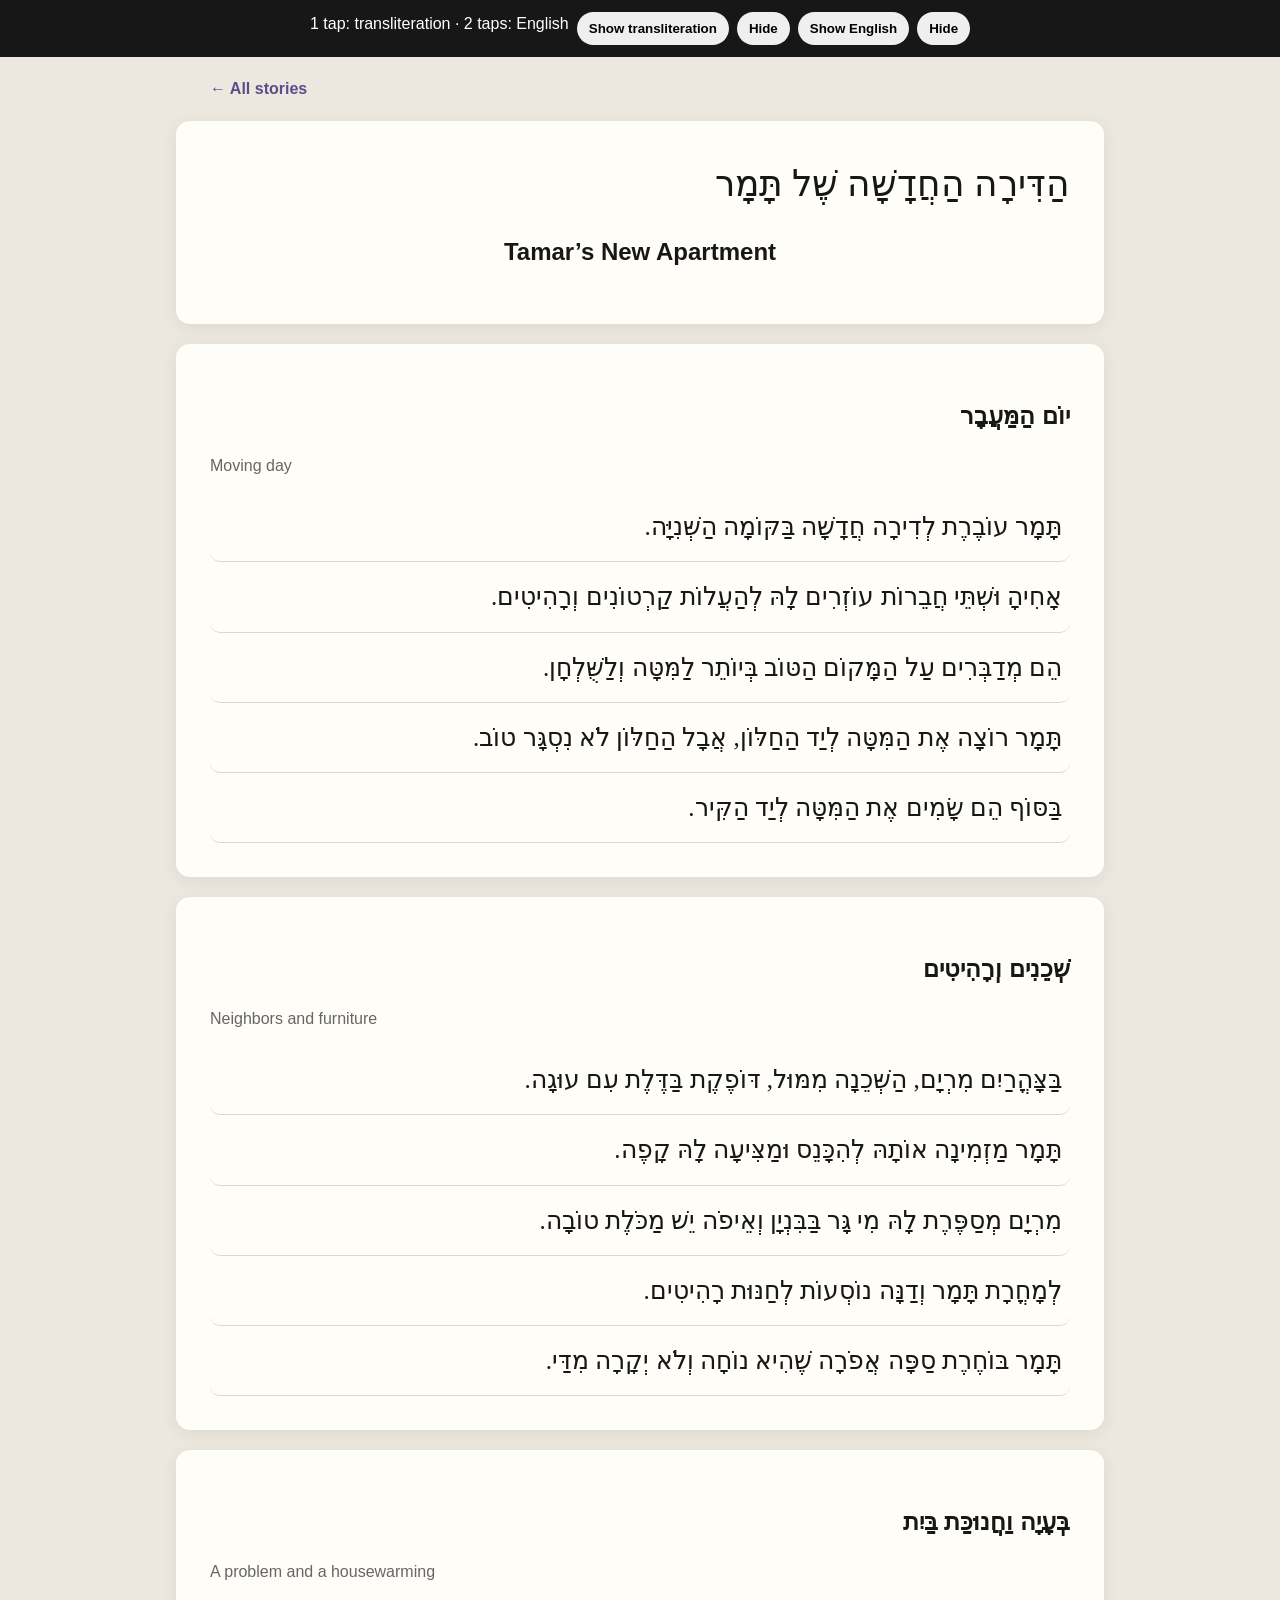
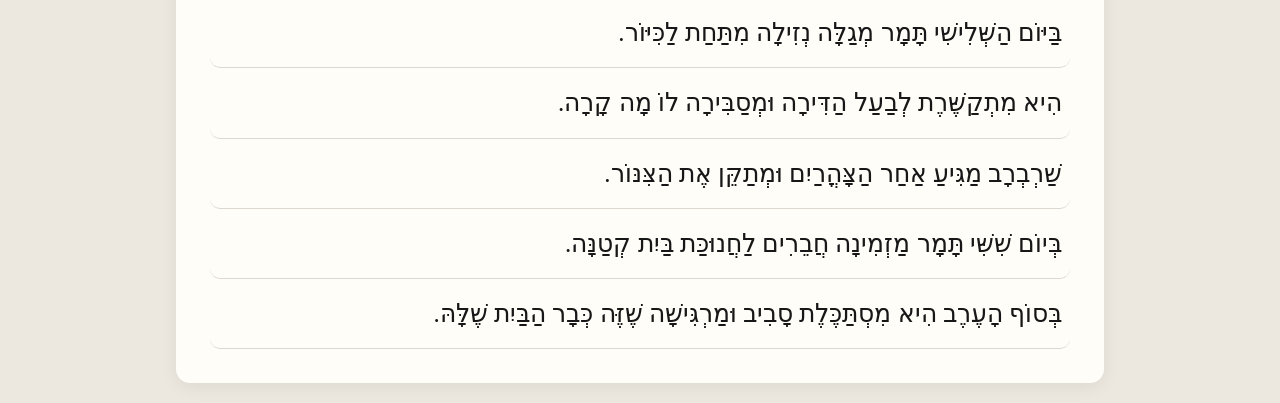
<file: docs/readers/new-apartment.html>
<!doctype html><html><head><meta charset="utf-8"><meta name="viewport" content="width=device-width"><title>Tamar’s New Apartment</title><link rel="stylesheet" href="reader.css"></head><body><div class="bar"><span>1 tap: transliteration · 2 taps: English</span><button id="showTr">Show transliteration</button><button id="hideTr">Hide</button><button id="showEn">Show English</button><button id="hideEn">Hide</button></div><a class="back" href="index.html">← All stories</a><section class="cover"><div class="he">הַדִּירָה הַחֲדָשָׁה שֶׁל תָּמָר</div><h1>Tamar’s New Apartment</h1></section><section class="page"><h2>יוֹם הַמַּעֲבָר</h2><div class="sub">Moving day</div><div class="row"><div class="he">תָּמָר עוֹבֶרֶת לְדִירָה חֲדָשָׁה בַּקּוֹמָה הַשְּׁנִיָּה.</div><div class="tr">ta-MÁR o-VÉ-ret le-di-RÁ kha-da-SHÁ ba-ko-MÁ ha-shni-YÁ.</div><div class="en">Tamar moves to a new apartment on the second floor.</div></div><div class="row"><div class="he">אָחִיהָ וּשְׁתֵּי חֲבֵרוֹת עוֹזְרִים לָהּ לְהַעֲלוֹת קַרְטוֹנִים וְרָהִיטִים.</div><div class="tr">a-KHÍ-ha u-shte kha-ve-RÓT oz-RÍM la le-ha-a-LÓT kar-to-NÍM ve-ra-hi-TÍM.</div><div class="en">Her brother and two friends help her carry up boxes and furniture.</div></div><div class="row"><div class="he">הֵם מְדַבְּרִים עַל הַמָּקוֹם הַטּוֹב בְּיוֹתֵר לַמִּטָּה וְלַשֻּׁלְחָן.</div><div class="tr">hem me-dab-RÍM al ha-ma-KÓM ha-tov be-yo-TÉR la-mi-TÁ ve-la-shul-KHÁN.</div><div class="en">They discuss the best place for the bed and the table.</div></div><div class="row"><div class="he">תָּמָר רוֹצָה אֶת הַמִּטָּה לְיַד הַחַלּוֹן, אֲבָל הַחַלּוֹן לֹא נִסְגָּר טוֹב.</div><div class="tr">ta-MÁR ro-TSÁ et ha-mi-TÁ le-YÁD ha-kha-LÓN, a-VÁL ha-kha-LÓN lo nis-GÁR tov.</div><div class="en">Tamar wants the bed near the window, but the window does not close well.</div></div><div class="row"><div class="he">בַּסּוֹף הֵם שָׂמִים אֶת הַמִּטָּה לְיַד הַקִּיר.</div><div class="tr">ba-SÓF hem sa-MÍM et ha-mi-TÁ le-YÁD ha-KÍR.</div><div class="en">In the end, they put the bed near the wall.</div></div></section><section class="page"><h2>שְׁכֵנִים וְרָהִיטִים</h2><div class="sub">Neighbors and furniture</div><div class="row"><div class="he">בַּצָּהֳרַיִם מִרְיָם, הַשְּׁכֵנָה מִמּוּל, דּוֹפֶקֶת בַּדֶּלֶת עִם עוּגָה.</div><div class="tr">ba-tsa-ho-RÁ-yim mir-YÁM, ha-shkhe-NÁ mi-MÚL, do-FÉ-ket ba-DÉ-let im u-GÁ.</div><div class="en">At noon, Miriam, the neighbor across the hall, knocks on the door with a cake.</div></div><div class="row"><div class="he">תָּמָר מַזְמִינָה אוֹתָהּ לְהִכָּנֵס וּמַצִּיעָה לָהּ קָפֶה.</div><div class="tr">ta-MÁR maz-mi-NÁ o-TÁ le-hi-ka-NÉS u-ma-TSÍ-a la ka-FÉ.</div><div class="en">Tamar invites her in and offers her coffee.</div></div><div class="row"><div class="he">מִרְיָם מְסַפֶּרֶת לָהּ מִי גָּר בַּבִּנְיָן וְאֵיפֹה יֵשׁ מַכֹּלֶת טוֹבָה.</div><div class="tr">mir-YÁM me-sa-PÉ-ret la mi gar ba-bin-YÁN ve-ÉI-fo yesh ma-KÓ-let to-VÁ.</div><div class="en">Miriam tells her who lives in the building and where there is a good grocery store.</div></div><div class="row"><div class="he">לְמָחֳרָת תָּמָר וְדַנָּה נוֹסְעוֹת לְחַנּוּת רָהִיטִים.</div><div class="tr">le-mo-kho-RÁT ta-MÁR ve-DÁ-na nos-ÓT le-kha-NÚT ra-hi-TÍM.</div><div class="en">The next day, Tamar and Dana travel to a furniture store.</div></div><div class="row"><div class="he">תָּמָר בּוֹחֶרֶת סַפָּה אֲפֹרָה שֶׁהִיא נוֹחָה וְלֹא יְקָרָה מִדַּי.</div><div class="tr">ta-MÁR bo-KHÉ-ret sa-PÁ a-fo-RÁ she-hi no-KHÁ ve-lo ye-ka-RÁ mi-DÁI.</div><div class="en">Tamar chooses a gray sofa that is comfortable and not too expensive.</div></div></section><section class="page"><h2>בְּעָיָה וַחֲנוּכַּת בַּיִת</h2><div class="sub">A problem and a housewarming</div><div class="row"><div class="he">בַּיּוֹם הַשְּׁלִישִׁי תָּמָר מְגַלָּה נְזִילָה מִתַּחַת לַכִּיּוֹר.</div><div class="tr">ba-YÓM ha-shli-SHÍ ta-MÁR me-ga-LÁ ne-zi-LÁ mi-TA-khat la-ki-YÓR.</div><div class="en">On the third day, Tamar discovers a leak under the sink.</div></div><div class="row"><div class="he">הִיא מִתְקַשֶּׁרֶת לְבַעַל הַדִּירָה וּמְסַבִּירָה לוֹ מָה קָרָה.</div><div class="tr">hi mit-ka-SHÉ-ret le-va-ÁL ha-di-RÁ u-me-sa-BÍ-ra lo ma ka-RÁ.</div><div class="en">She calls the landlord and explains what happened.</div></div><div class="row"><div class="he">שַׁרְבְרָב מַגִּיעַ אַחַר הַצָּהֳרַיִם וּמְתַקֵּן אֶת הַצִּנּוֹר.</div><div class="tr">shar-ve-RÁV ma-GÍ-a a-KHÁR ha-tsa-ho-RÁ-yim u-me-ta-KÉN et ha-tsi-NÓR.</div><div class="en">A plumber arrives in the afternoon and fixes the pipe.</div></div><div class="row"><div class="he">בְּיוֹם שִׁשִּׁי תָּמָר מַזְמִינָה חֲבֵרִים לַחֲנוּכַּת בַּיִת קְטַנָּה.</div><div class="tr">be-YÓM shi-SHÍ ta-MÁR maz-mi-NÁ kha-ve-RÍM la-kha-nu-KÁT BÁ-yit kta-NÁ.</div><div class="en">On Friday, Tamar invites friends to a small housewarming.</div></div><div class="row"><div class="he">בְּסוֹף הָעֶרֶב הִיא מִסְתַּכֶּלֶת סָבִיב וּמַרְגִּישָׁה שֶׁזֶּה כְּבָר הַבַּיִת שֶׁלָּהּ.</div><div class="tr">be-SÓF ha-É-rev hi mis-ta-KÉ-let sa-VÍV u-mar-gi-SHÁ she-ZE kvar ha-BÁ-yit she-LÁ.</div><div class="en">At the end of the evening, she looks around and feels that this is already her home.</div></div></section><script src="reader.js"></script></body></html>
</file>
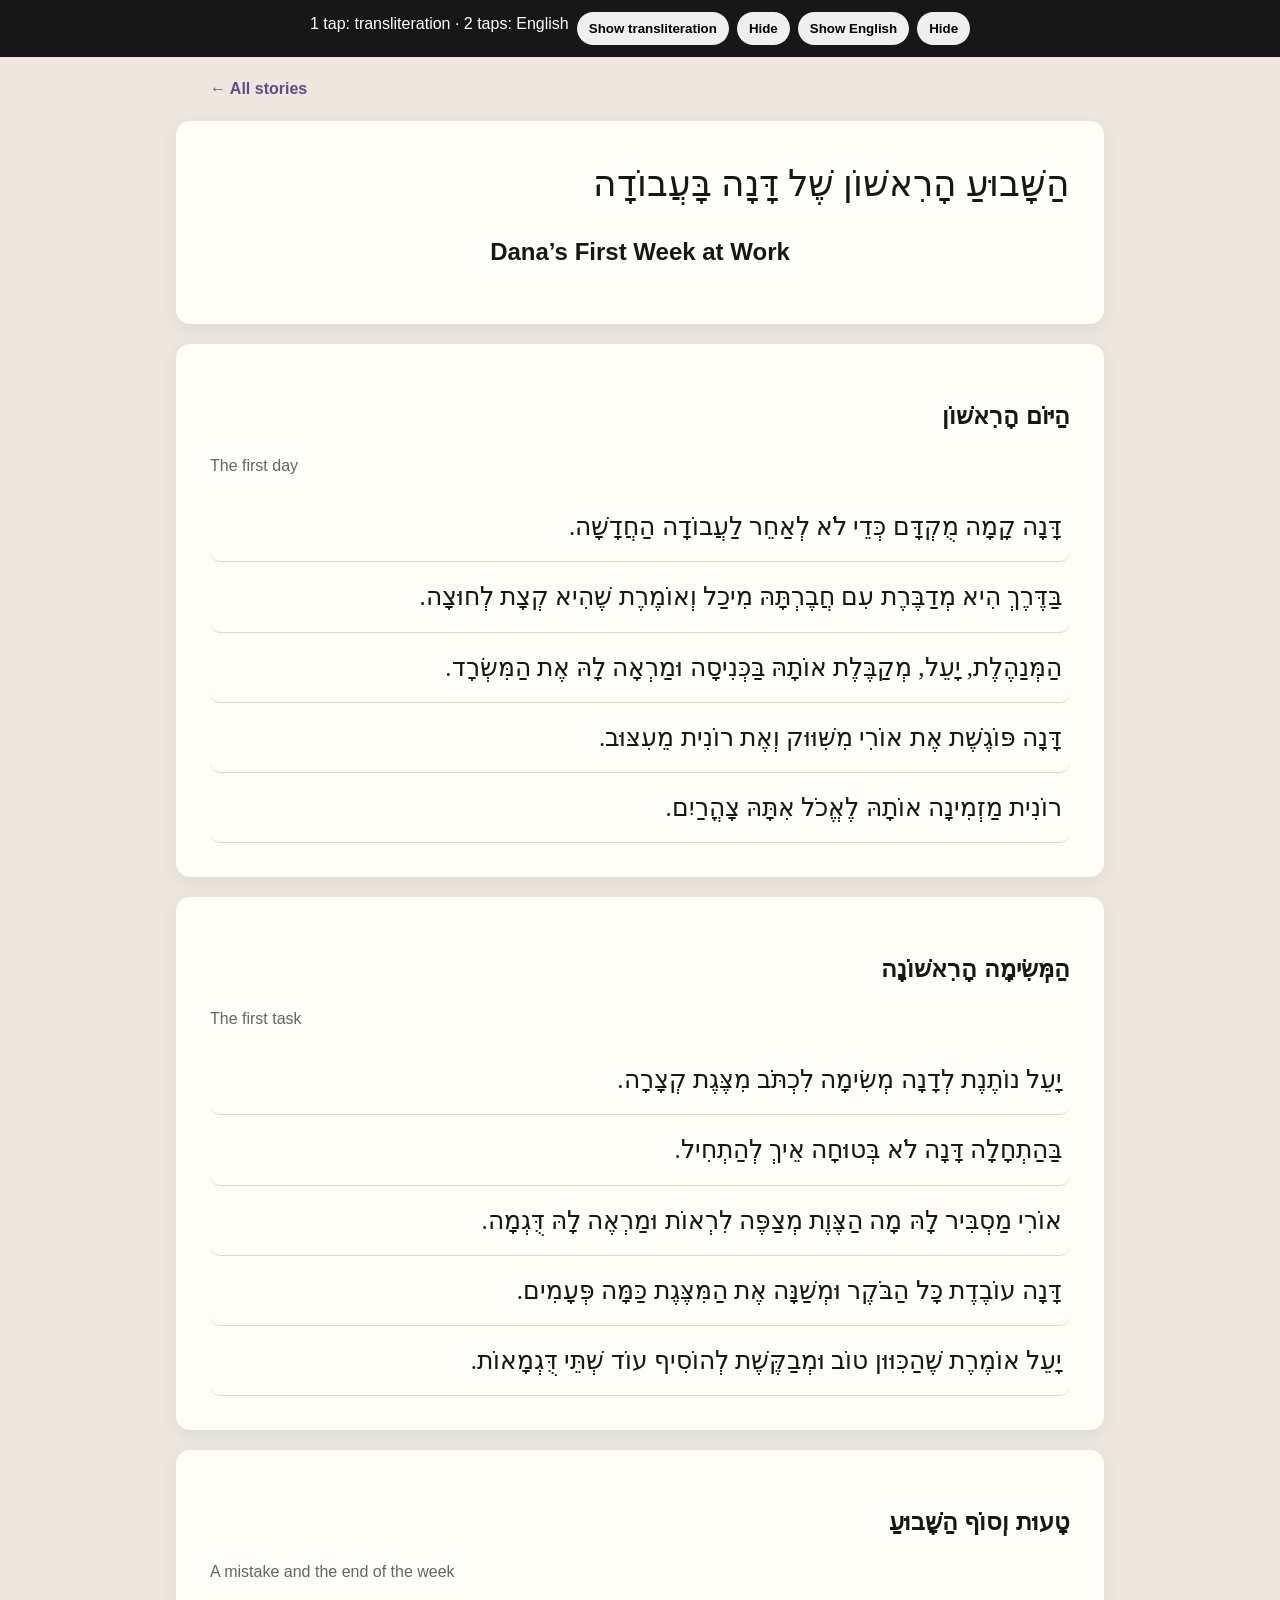
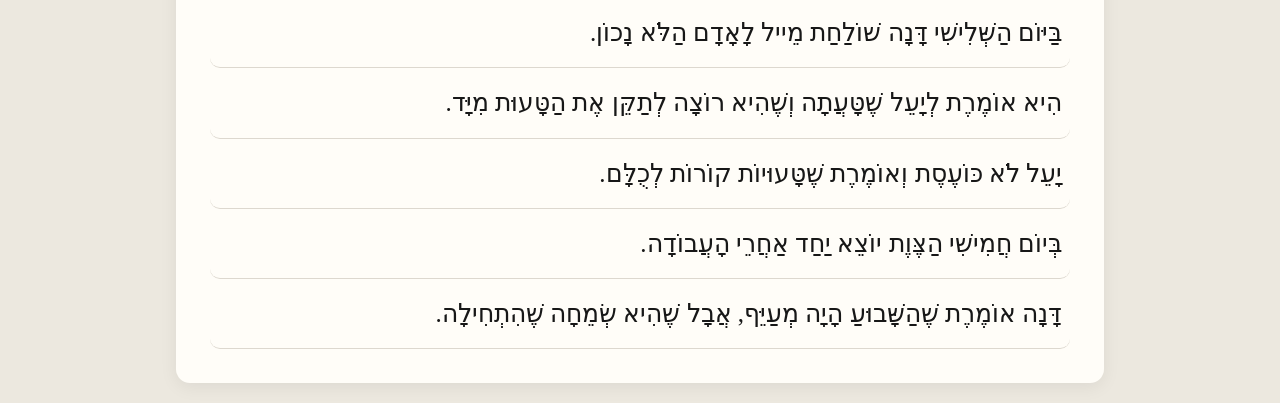
<file: docs/readers/new-job.html>
<!doctype html><html><head><meta charset="utf-8"><meta name="viewport" content="width=device-width"><title>Dana’s First Week at Work</title><link rel="stylesheet" href="reader.css"></head><body><div class="bar"><span>1 tap: transliteration · 2 taps: English</span><button id="showTr">Show transliteration</button><button id="hideTr">Hide</button><button id="showEn">Show English</button><button id="hideEn">Hide</button></div><a class="back" href="index.html">← All stories</a><section class="cover"><div class="he">הַשָּׁבוּעַ הָרִאשׁוֹן שֶׁל דָּנָה בָּעֲבוֹדָה</div><h1>Dana’s First Week at Work</h1></section><section class="page"><h2>הַיּוֹם הָרִאשׁוֹן</h2><div class="sub">The first day</div><div class="row"><div class="he">דָּנָה קָמָה מֻקְדָּם כְּדֵי לֹא לְאַחֵר לַעֲבוֹדָה הַחֲדָשָׁה.</div><div class="tr">DÁ-na KÁ-ma muk-DÁM ke-DÉI lo le-a-KHÉR la-a-vo-DÁ ha-kha-da-SHÁ.</div><div class="en">Dana gets up early so she will not be late for her new job.</div></div><div class="row"><div class="he">בַּדֶּרֶךְ הִיא מְדַבֶּרֶת עִם חֲבֶרְתָּהּ מִיכַל וְאוֹמֶרֶת שֶׁהִיא קְצָת לְחוּצָה.</div><div class="tr">ba-DÉ-rekh hi me-da-BÉ-ret im kha-ver-TÁ mi-KHÁL ve-o-MÉ-ret she-hi ktsat le-KHU-tsÁ.</div><div class="en">On the way, she talks with her friend Michal and says she is a little stressed.</div></div><div class="row"><div class="he">הַמְּנַהֶלֶת, יָעֵל, מְקַבֶּלֶת אוֹתָהּ בַּכְּנִיסָה וּמַרְאָה לָהּ אֶת הַמִּשְׂרָד.</div><div class="tr">ha-me-na-HÉ-let, ya-ÉL, me-ka-BÉ-let o-TÁ ba-kni-SÁ u-mar-Á la et ha-mis-RÁD.</div><div class="en">The manager, Yael, greets her at the entrance and shows her the office.</div></div><div class="row"><div class="he">דָּנָה פּוֹגֶשֶׁת אֶת אוֹרִי מִשִּׁוּוּק וְאֶת רוֹנִית מֵעִצּוּב.</div><div class="tr">DÁ-na po-GÉ-shet et Ó-ri mi-shi-VÚK ve-et ro-NÍT me-i-TSÚV.</div><div class="en">Dana meets Ori from marketing and Ronit from design.</div></div><div class="row"><div class="he">רוֹנִית מַזְמִינָה אוֹתָהּ לֶאֱכֹל אִתָּהּ צָהֳרַיִם.</div><div class="tr">ro-NÍT maz-mi-NÁ o-TÁ le-e-KHÓL i-TÁ tsa-ho-RÁ-yim.</div><div class="en">Ronit invites her to eat lunch together.</div></div></section><section class="page"><h2>הַמְּשִׂימָה הָרִאשׁוֹנָה</h2><div class="sub">The first task</div><div class="row"><div class="he">יָעֵל נוֹתֶנֶת לְדָנָה מְשִׂימָה לִכְתֹּב מִצֶּגֶת קְצָרָה.</div><div class="tr">ya-ÉL no-TÉ-net le-DÁ-na me-si-MÁ likh-TÓV ma-TSÉ-get ktsa-RÁ.</div><div class="en">Yael gives Dana a task to write a short presentation.</div></div><div class="row"><div class="he">בַּהַתְחָלָה דָּנָה לֹא בְּטוּחָה אֵיךְ לְהַתְחִיל.</div><div class="tr">ba-hat-kha-LÁ DÁ-na lo be-tu-KHÁ ekh le-hat-KHÍL.</div><div class="en">At first, Dana is not sure how to begin.</div></div><div class="row"><div class="he">אוֹרִי מַסְבִּיר לָהּ מָה הַצֶּוֶת מְצַפֶּה לִרְאוֹת וּמַרְאֶה לָהּ דֻּגְמָה.</div><div class="tr">Ó-ri mas-BÍR la ma ha-TSÉ-vet me-tsa-PÉ lir-ÓT u-mar-É la dug-MÁ.</div><div class="en">Ori explains what the team expects to see and shows her an example.</div></div><div class="row"><div class="he">דָּנָה עוֹבֶדֶת כָּל הַבֹּקֶר וּמְשַׁנָּה אֶת הַמִּצֶּגֶת כַּמָּה פְּעָמִים.</div><div class="tr">DÁ-na o-VÉ-det kol ha-BÓ-ker u-me-sha-NÁ et ha-ma-TSÉ-get ka-MÁ pe-a-MÍM.</div><div class="en">Dana works all morning and changes the presentation several times.</div></div><div class="row"><div class="he">יָעֵל אוֹמֶרֶת שֶׁהַכִּוּוּן טוֹב וּמְבַקֶּשֶׁת לְהוֹסִיף עוֹד שְׁתֵּי דֻּגְמָאוֹת.</div><div class="tr">ya-ÉL o-MÉ-ret she-ha-ki-VÚN tov u-me-va-KÉ-shet le-ho-SÍF od shte dug-ma-ÓT.</div><div class="en">Yael says the direction is good and asks her to add two more examples.</div></div></section><section class="page"><h2>טָעוּת וְסוֹף הַשָּׁבוּעַ</h2><div class="sub">A mistake and the end of the week</div><div class="row"><div class="he">בַּיּוֹם הַשְּׁלִישִׁי דָּנָה שׁוֹלַחַת מֵייל לָאָדָם הַלֹּא נָכוֹן.</div><div class="tr">ba-YÓM ha-shli-SHÍ DÁ-na sho-LÁ-khat meil la-a-DÁM ha-lo na-KHÓN.</div><div class="en">On the third day, Dana sends an email to the wrong person.</div></div><div class="row"><div class="he">הִיא אוֹמֶרֶת לְיָעֵל שֶׁטָּעֲתָה וְשֶׁהִיא רוֹצָה לְתַקֵּן אֶת הַטָּעוּת מִיָּד.</div><div class="tr">hi o-MÉ-ret le-ya-ÉL she-ta-a-TÁ ve-she-hi ro-TSÁ le-ta-KÉN et ha-ta-ÚT mi-YÁD.</div><div class="en">She tells Yael that she made a mistake and wants to correct it immediately.</div></div><div class="row"><div class="he">יָעֵל לֹא כּוֹעֶסֶת וְאוֹמֶרֶת שֶׁטָּעוּיוֹת קוֹרוֹת לְכֻלָּם.</div><div class="tr">ya-ÉL lo ko-É-set ve-o-MÉ-ret she-ta-u-YÓT ko-RÓT le-khu-LÁM.</div><div class="en">Yael is not angry and says that mistakes happen to everyone.</div></div><div class="row"><div class="he">בְּיוֹם חֲמִישִׁי הַצֶּוֶת יוֹצֵא יַחַד אַחֲרֵי הָעֲבוֹדָה.</div><div class="tr">be-YÓM kha-mi-SHÍ ha-TSÉ-vet yo-TSÉ YÁ-khad a-kha-RÉI ha-a-vo-DÁ.</div><div class="en">On Thursday, the team goes out together after work.</div></div><div class="row"><div class="he">דָּנָה אוֹמֶרֶת שֶׁהַשָּׁבוּעַ הָיָה מְעַיֵּף, אֲבָל שֶׁהִיא שְׂמֵחָה שֶׁהִתְחִילָה.</div><div class="tr">DÁ-na o-MÉ-ret she-ha-sha-VÚ-a ha-YÁ me-a-YÉF, a-VÁL she-hi sme-KHÁ she-hit-khi-LÁ.</div><div class="en">Dana says the week was tiring, but she is glad she started.</div></div></section><script src="reader.js"></script></body></html>
</file>
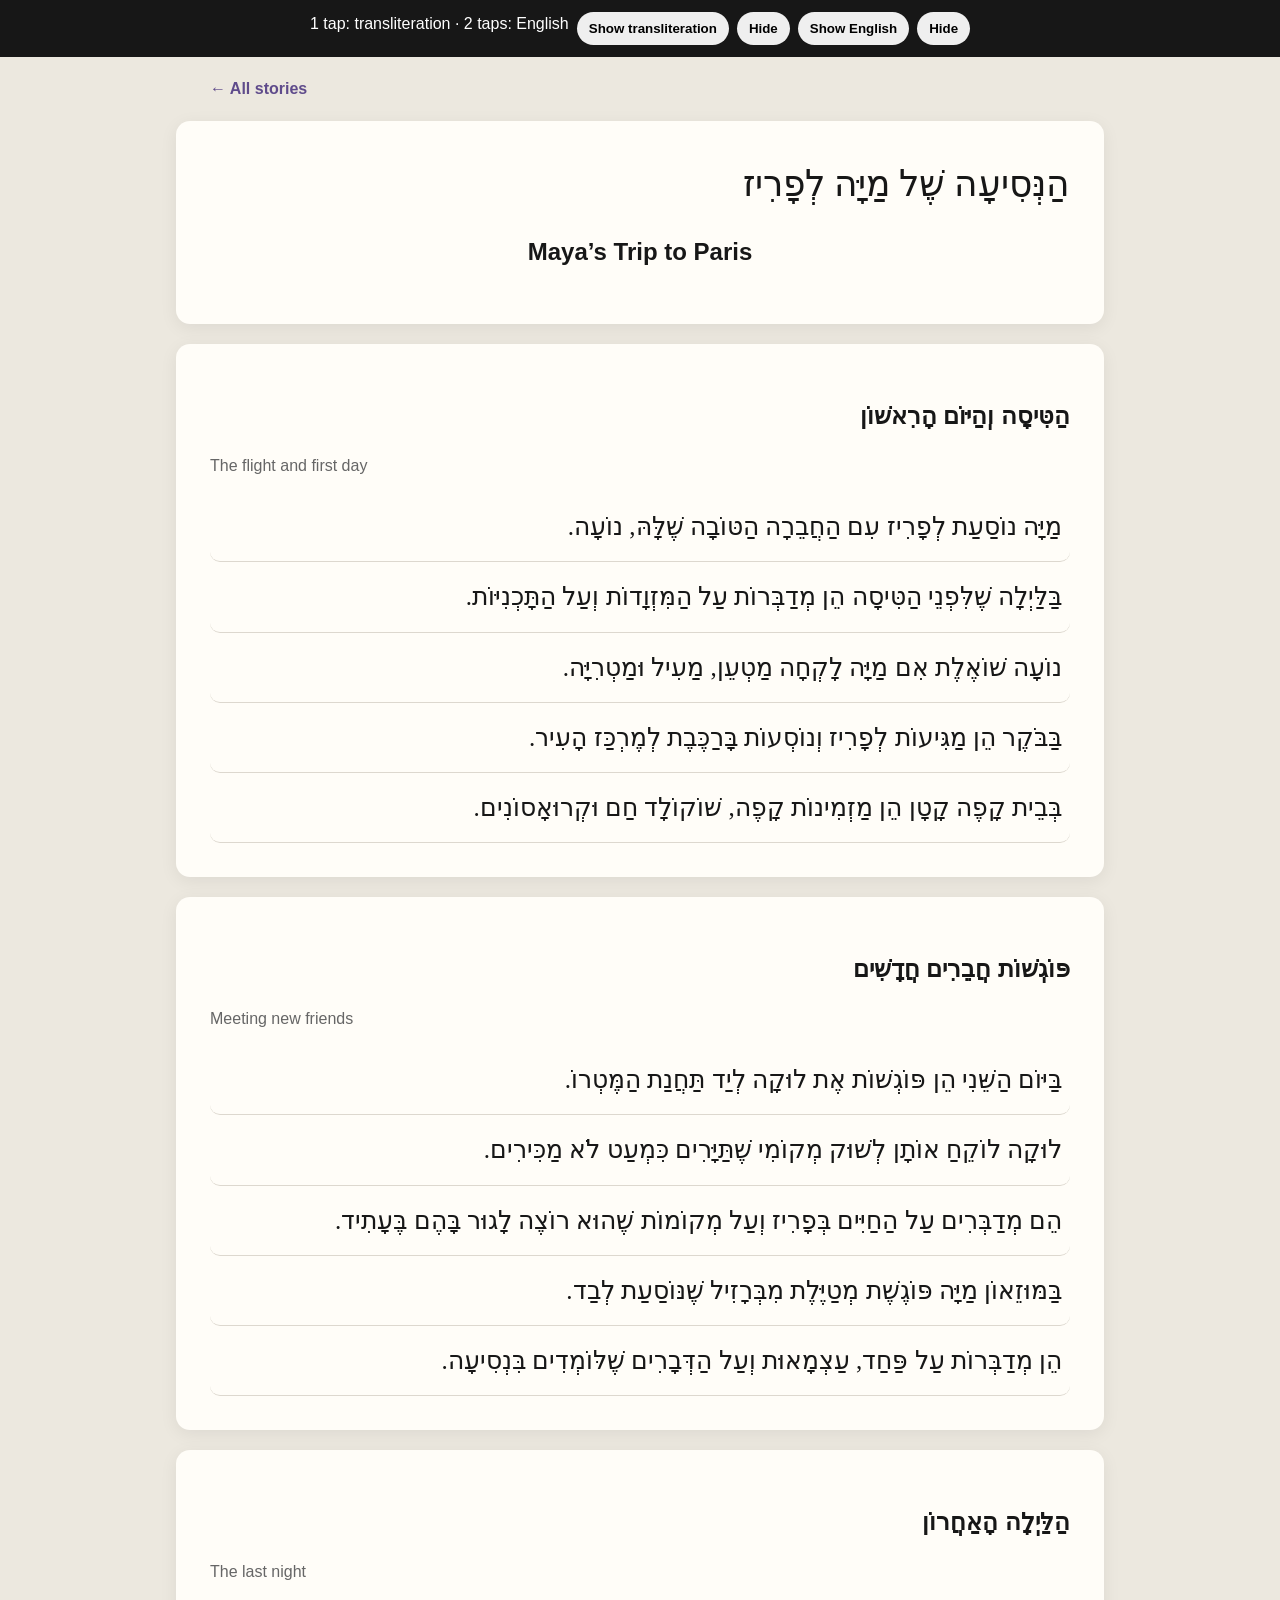
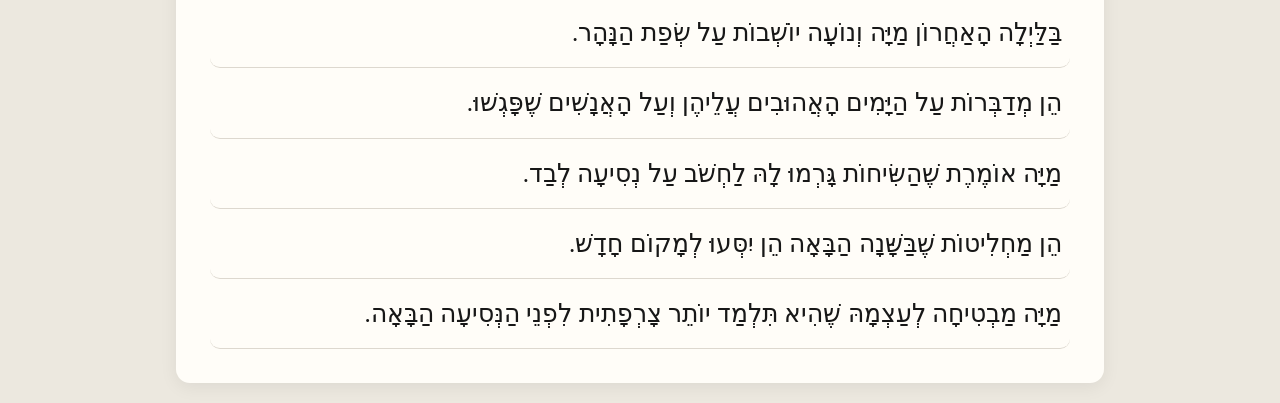
<file: docs/readers/paris.html>
<!doctype html><html><head><meta charset="utf-8"><meta name="viewport" content="width=device-width"><title>Maya in Paris</title><link rel="stylesheet" href="reader.css"></head><body><div class="bar"><span>1 tap: transliteration · 2 taps: English</span><button id="showTr">Show transliteration</button><button id="hideTr">Hide</button><button id="showEn">Show English</button><button id="hideEn">Hide</button></div><a class="back" href="index.html">← All stories</a><section class="cover"><div class="he">הַנְּסִיעָה שֶׁל מַיָּה לְפָרִיז</div><h1>Maya’s Trip to Paris</h1></section><section class="page"><h2>הַטִּיסָה וְהַיּוֹם הָרִאשׁוֹן</h2><div class="sub">The flight and first day</div><div class="row"><div class="he">מַיָּה נוֹסַעַת לְפָרִיז עִם הַחֲבֵרָה הַטּוֹבָה שֶׁלָּהּ, נוֹעָה.</div><div class="tr">MÁ-ya no-SÁ-at le-pa-RÍZ im ha-kha-ve-RÁ ha-to-VÁ she-LÁ, No-Á.</div><div class="en">Maya travels to Paris with her good friend Noa.</div></div><div class="row"><div class="he">בַּלַּיְלָה שֶׁלִּפְנֵי הַטִּיסָה הֵן מְדַבְּרוֹת עַל הַמִּזְוָדוֹת וְעַל הַתָּכְנִיּוֹת.</div><div class="tr">ba-LÁI-la she-lif-NÉI ha-ti-SÁ hen me-dab-RÓT al ha-miz-va-DÓT ve-al ha-tokh-ni-YÓT.</div><div class="en">The night before the flight, they talk about the suitcases and their plans.</div></div><div class="row"><div class="he">נוֹעָה שׁוֹאֶלֶת אִם מַיָּה לָקְחָה מַטְעֵן, מַעִיל וּמַטְרִיָּה.</div><div class="tr">No-Á sho-É-let im MÁ-ya la-ke-KHÁ mat-ÉN, me-ÍL u-mat-ri-YÁ.</div><div class="en">Noa asks whether Maya packed a charger, a coat, and an umbrella.</div></div><div class="row"><div class="he">בַּבֹּקֶר הֵן מַגִּיעוֹת לְפָרִיז וְנוֹסְעוֹת בָּרַכֶּבֶת לְמֶרְכַּז הָעִיר.</div><div class="tr">ba-BÓ-ker hen ma-gi-ÓT le-pa-RÍZ ve-nos-ÓT ba-ra-KÉ-vet le-mer-KÁZ ha-ÍR.</div><div class="en">In the morning, they arrive in Paris and take the train to the city center.</div></div><div class="row"><div class="he">בְּבֵית קָפֶה קָטָן הֵן מַזְמִינוֹת קָפֶה, שׁוֹקוֹלָד חַם וּקְרוּאָסוֹנִים.</div><div class="tr">be-VÉT ka-FÉ ka-TÁN hen maz-mi-NÓT ka-FÉ, sho-ko-LÁD kham u-kru-a-so-NÍM.</div><div class="en">At a small café, they order coffee, hot chocolate, and croissants.</div></div></section><section class="page"><h2>פּוֹגְשׁוֹת חֲבֵרִים חֲדָשִׁים</h2><div class="sub">Meeting new friends</div><div class="row"><div class="he">בַּיּוֹם הַשֵּׁנִי הֵן פּוֹגְשׁוֹת אֶת לוּקָה לְיַד תַּחֲנַת הַמֶּטְרוֹ.</div><div class="tr">ba-YÓM ha-she-NÍ hen pog-SHÓT et LÚ-ka le-YÁD ta-kha-NÁT ha-MÉ-tro.</div><div class="en">On the second day, they meet Luca near the metro station.</div></div><div class="row"><div class="he">לוּקָה לוֹקֵחַ אוֹתָן לְשׁוּק מְקוֹמִי שֶׁתַּיָּרִים כִּמְעַט לֹא מַכִּירִים.</div><div class="tr">LÚ-ka lo-KÉ-akh o-TÁN le-SHUK me-ko-MÍ she-ta-ya-RÍM kim-ÁT lo ma-ki-RÍM.</div><div class="en">Luca takes them to a local market that tourists hardly know.</div></div><div class="row"><div class="he">הֵם מְדַבְּרִים עַל הַחַיִּים בְּפָרִיז וְעַל מְקוֹמוֹת שֶׁהוּא רוֹצֶה לָגוּר בָּהֶם בֶּעָתִיד.</div><div class="tr">hem me-dab-RÍM al ha-kha-YÍM be-pa-RÍZ ve-al me-ko-MÓT she-hu ro-TSÉ la-GÚR ba-HÉM be-a-TÍD.</div><div class="en">They talk about life in Paris and places where he wants to live in the future.</div></div><div class="row"><div class="he">בַּמּוּזֵאוֹן מַיָּה פּוֹגֶשֶׁת מְטַיֶּלֶת מִבְּרָזִיל שֶׁנּוֹסַעַת לְבַד.</div><div class="tr">ba-mu-ze-ÓN MÁ-ya po-GÉ-shet me-ta-YÉ-let mi-bra-ZÍL she-no-SÁ-at le-VÁD.</div><div class="en">At the museum, Maya meets a traveler from Brazil who is traveling alone.</div></div><div class="row"><div class="he">הֵן מְדַבְּרוֹת עַל פַּחַד, עַצְמָאוּת וְעַל הַדְּבָרִים שֶׁלּוֹמְדִים בִּנְסִיעָה.</div><div class="tr">hen me-dab-RÓT al PÁ-khad, ats-ma-ÚT ve-al ha-dva-RÍM she-lom-DÍM bin-si-Á.</div><div class="en">They talk about fear, independence, and the things one learns while traveling.</div></div></section><section class="page"><h2>הַלַּיְלָה הָאַחֲרוֹן</h2><div class="sub">The last night</div><div class="row"><div class="he">בַּלַּיְלָה הָאַחֲרוֹן מַיָּה וְנוֹעָה יוֹשְׁבוֹת עַל שְׂפַת הַנָּהָר.</div><div class="tr">ba-LÁI-la ha-a-kha-RÓN MÁ-ya ve-No-Á yosh-VÓT al sfat ha-na-HÁR.</div><div class="en">On the last night, Maya and Noa sit by the river.</div></div><div class="row"><div class="he">הֵן מְדַבְּרוֹת עַל הַיָּמִים הָאֲהוּבִים עֲלֵיהֶן וְעַל הָאֲנָשִׁים שֶׁפָּגְשׁוּ.</div><div class="tr">hen me-dab-RÓT al ha-ya-MÍM ha-a-hu-VÍM a-le-HÉN ve-al ha-a-na-SHÍM she-pag-SHÚ.</div><div class="en">They talk about their favorite days and the people they met.</div></div><div class="row"><div class="he">מַיָּה אוֹמֶרֶת שֶׁהַשִּׂיחוֹת גָּרְמוּ לָהּ לַחְשֹׁב עַל נְסִיעָה לְבַד.</div><div class="tr">MÁ-ya o-MÉ-ret she-ha-si-KHÓT gar-MÚ la lakh-SHÓV al ne-si-Á le-VÁD.</div><div class="en">Maya says that the conversations made her think about traveling alone.</div></div><div class="row"><div class="he">הֵן מַחְלִיטוֹת שֶׁבַּשָּׁנָה הַבָּאָה הֵן יִסְּעוּ לְמָקוֹם חָדָשׁ.</div><div class="tr">hen makh-li-TÓT she-ba-sha-NÁ ha-ba-Á hen yis-Ú le-ma-KÓM kha-DÁSH.</div><div class="en">They decide that next year they will travel somewhere new.</div></div><div class="row"><div class="he">מַיָּה מַבְטִיחָה לְעַצְמָהּ שֶׁהִיא תִּלְמַד יוֹתֵר צָרְפָתִית לִפְנֵי הַנְּסִיעָה הַבָּאָה.</div><div class="tr">MÁ-ya mav-ti-KHÁ le-ats-MÁ she-hi til-MÁD yo-TÉR tsar-fa-TÍT lif-NÉI ha-ne-si-Á ha-ba-Á.</div><div class="en">Maya promises herself that she will learn more French before the next trip.</div></div></section><script src="reader.js"></script></body></html>
</file>
<file: docs/readers/reader.css>
body{margin:0;background:#ece8df;color:#171717;font-family:Arial,sans-serif;line-height:1.5}.bar{position:sticky;top:0;z-index:10;background:#171717;color:#fff;padding:12px;display:flex;justify-content:center;gap:8px;flex-wrap:wrap}.bar button{border:0;border-radius:999px;padding:9px 12px;font-weight:700}.back{display:block;max-width:860px;margin:20px auto;color:#5f4b8b;font-weight:700;text-decoration:none}.cover,.page{max-width:860px;margin:20px auto;background:#fffdf8;padding:34px;border-radius:14px;box-shadow:0 4px 18px #0001}.cover{text-align:center}.cover .he{font-size:36px}.he{direction:rtl;text-align:right;font:25px/1.65 'Times New Roman'}.row{padding:14px 8px;border-bottom:1px solid #ddd8cf;cursor:pointer;touch-action:manipulation;border-radius:10px}.row:hover{background:#00000008}.tr,.en{display:none}.row.show-tr .tr,.row.show-en .en{display:block}.tr{font-style:italic;margin-top:5px}.en{color:#444;margin-top:4px}h2{direction:rtl;text-align:right}.sub{color:#666;margin-bottom:14px}@media(max-width:650px){.cover,.page{margin:12px;padding:22px}.back{margin:14px}.cover .he{font-size:29px}}
</file>
